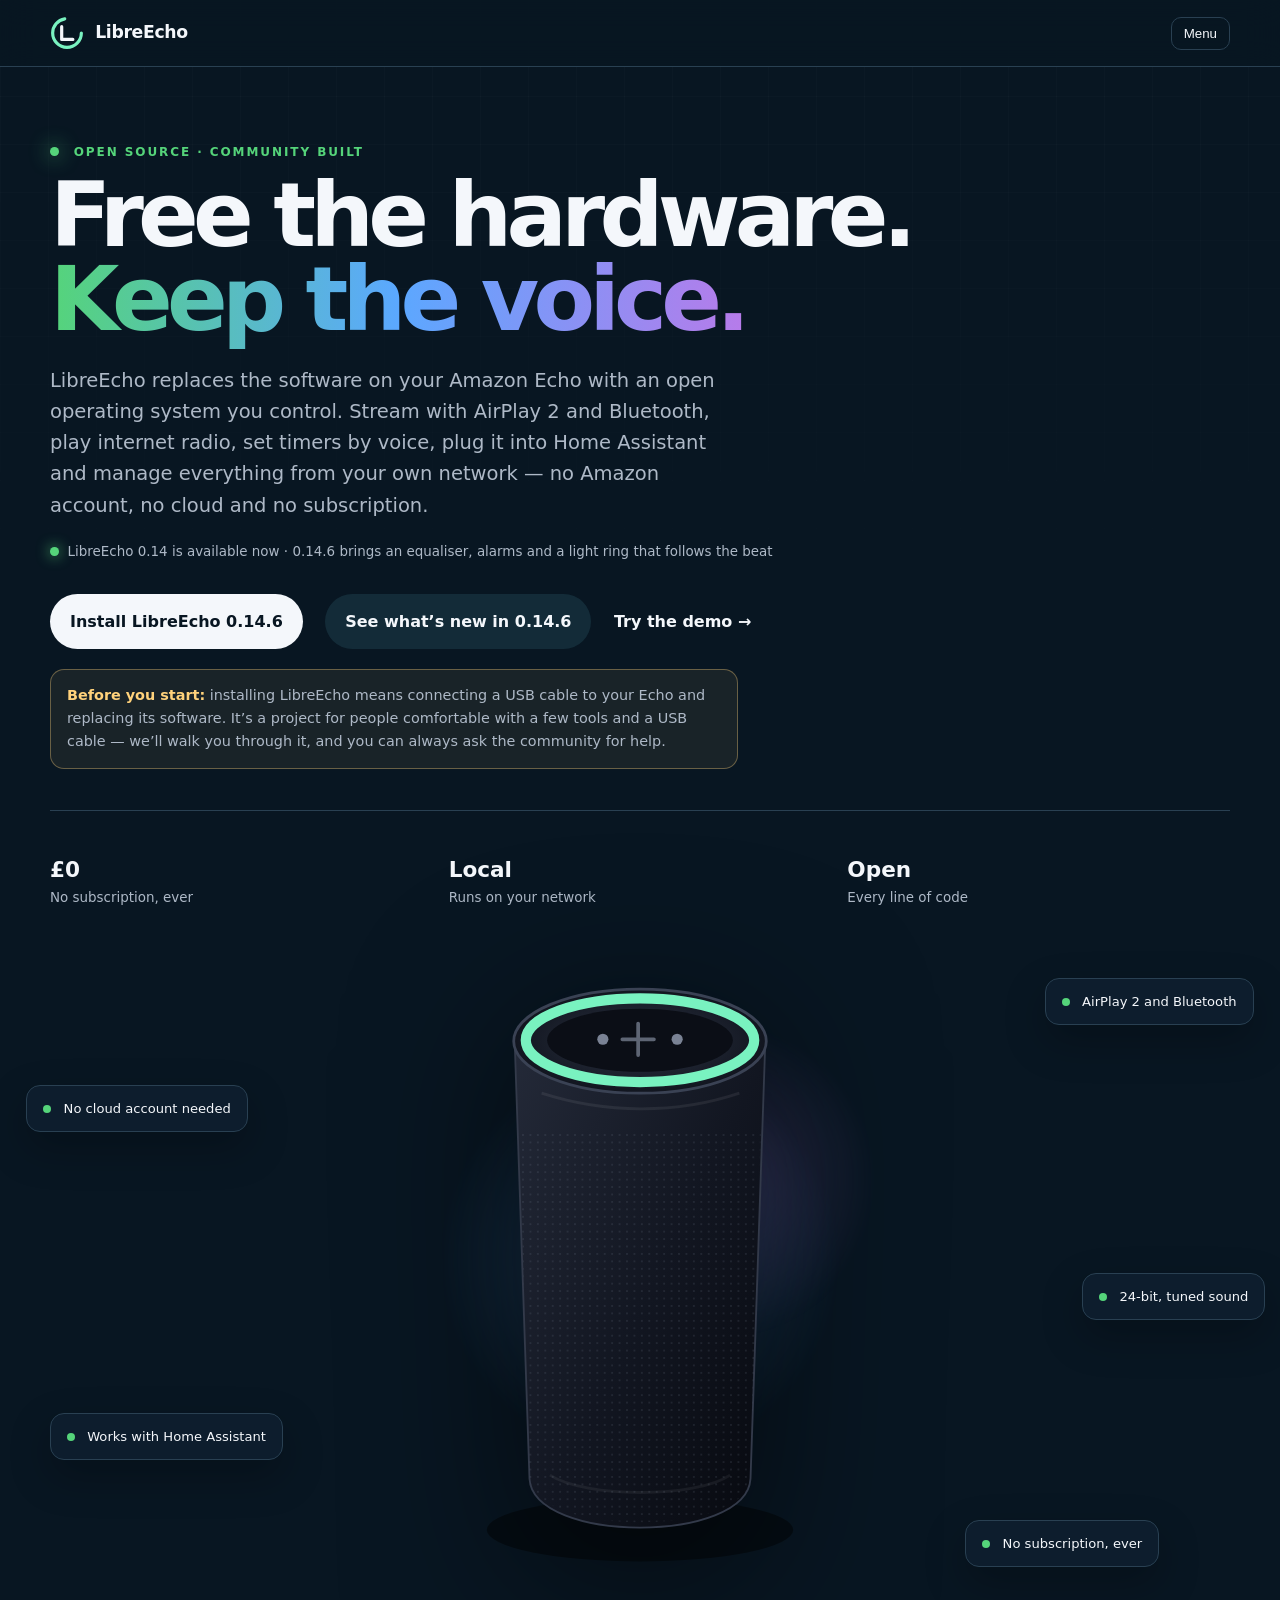
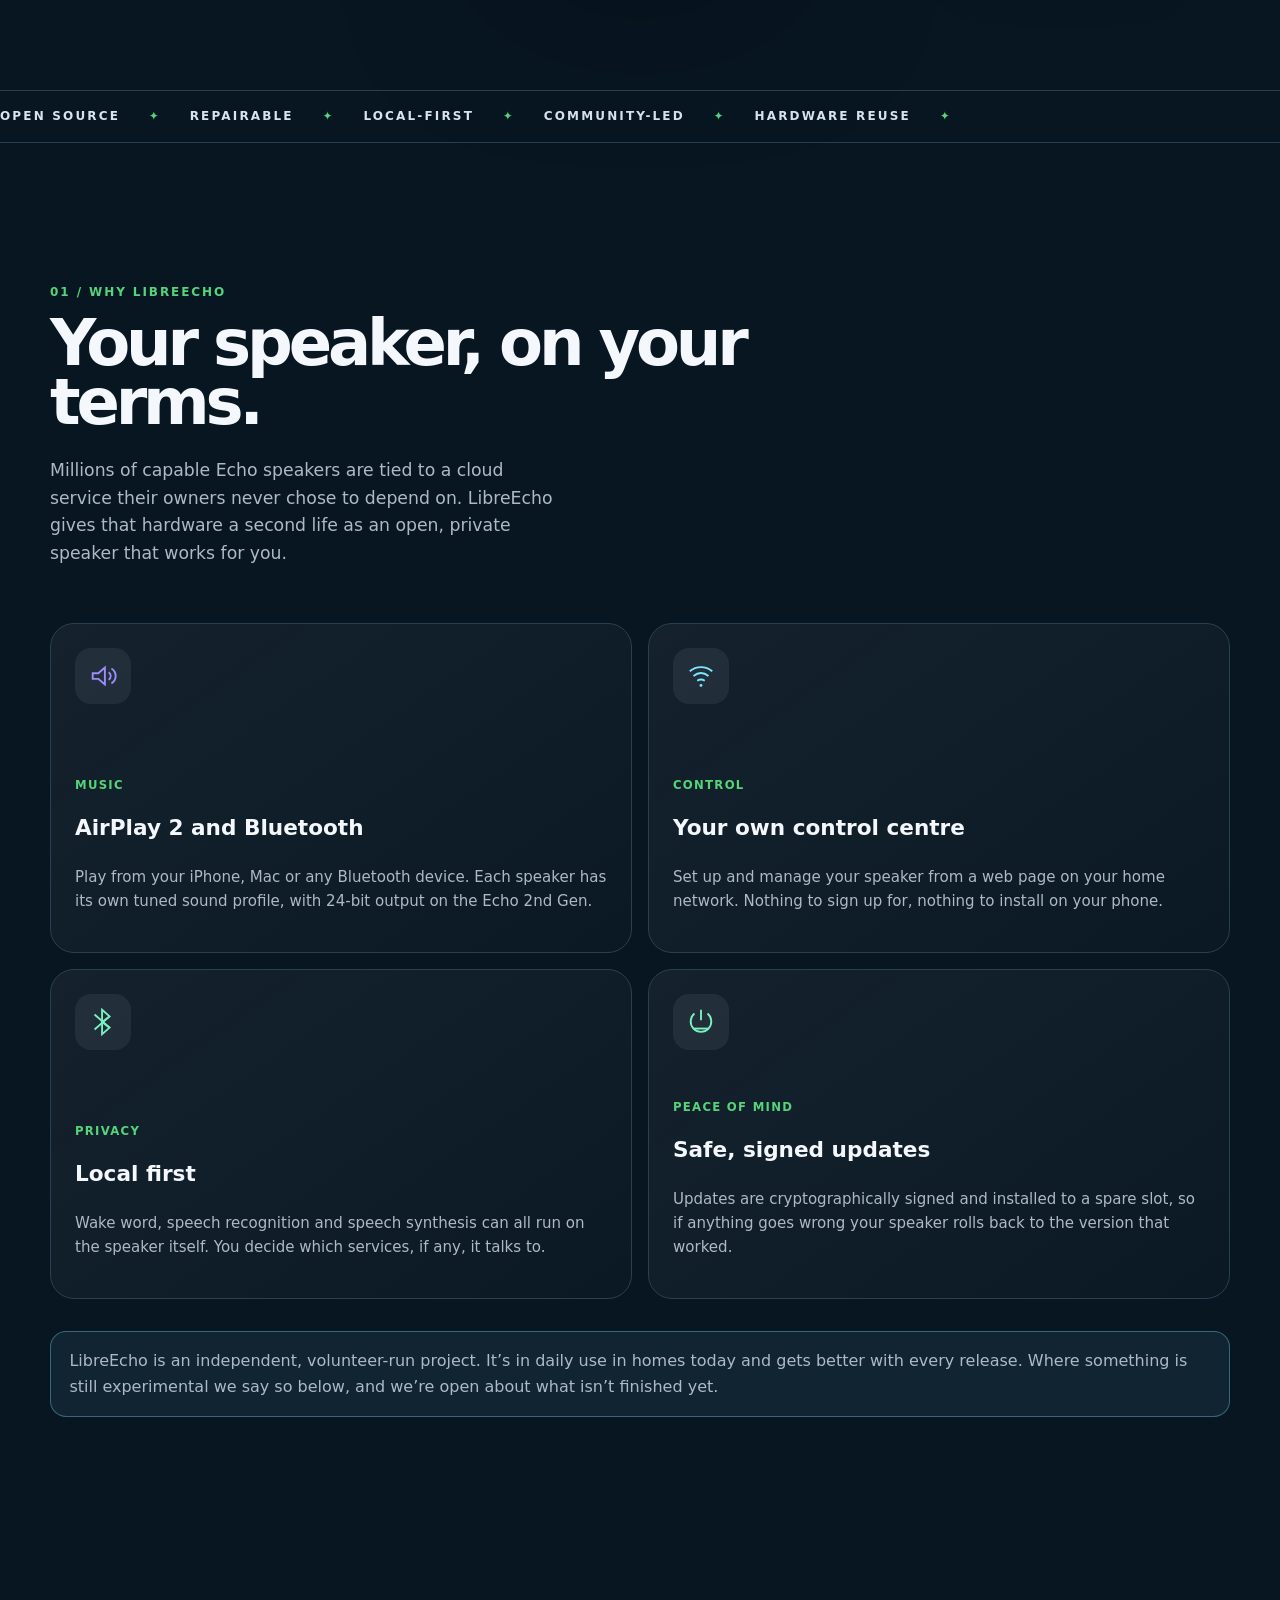
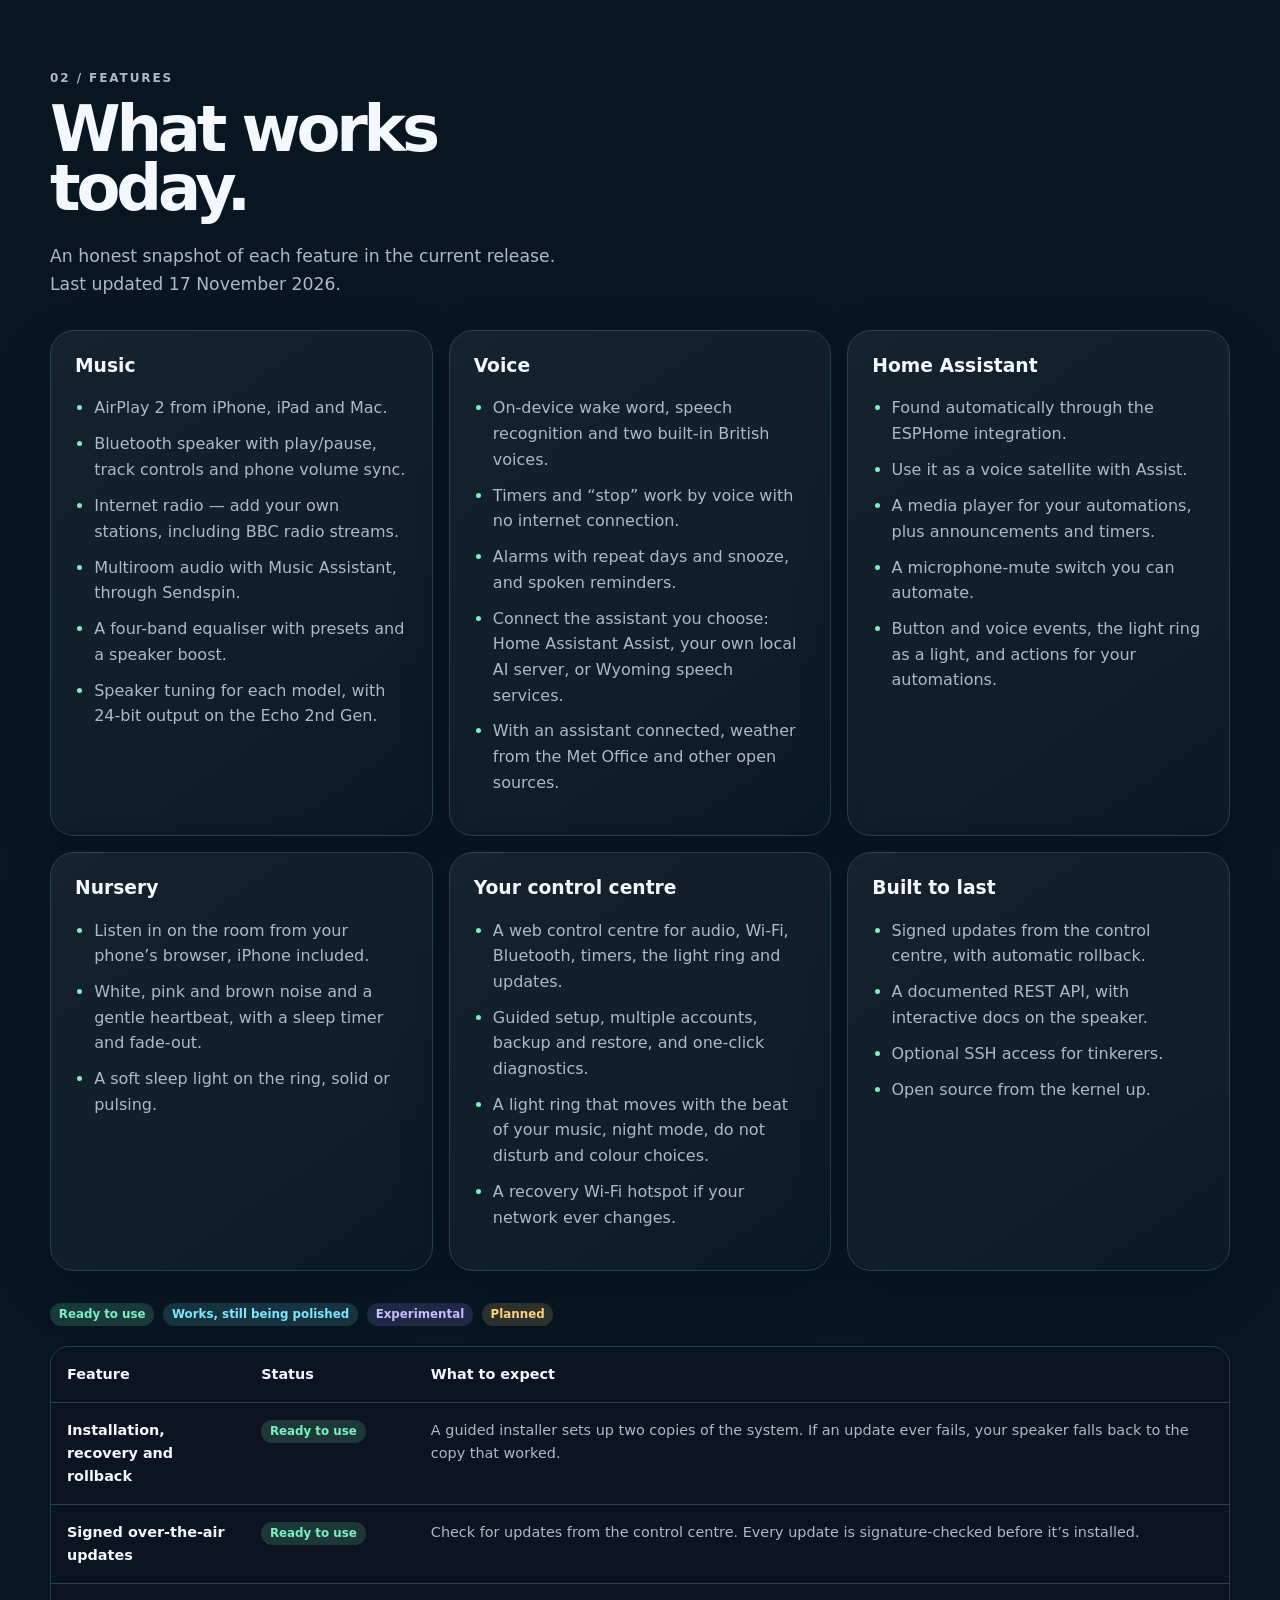
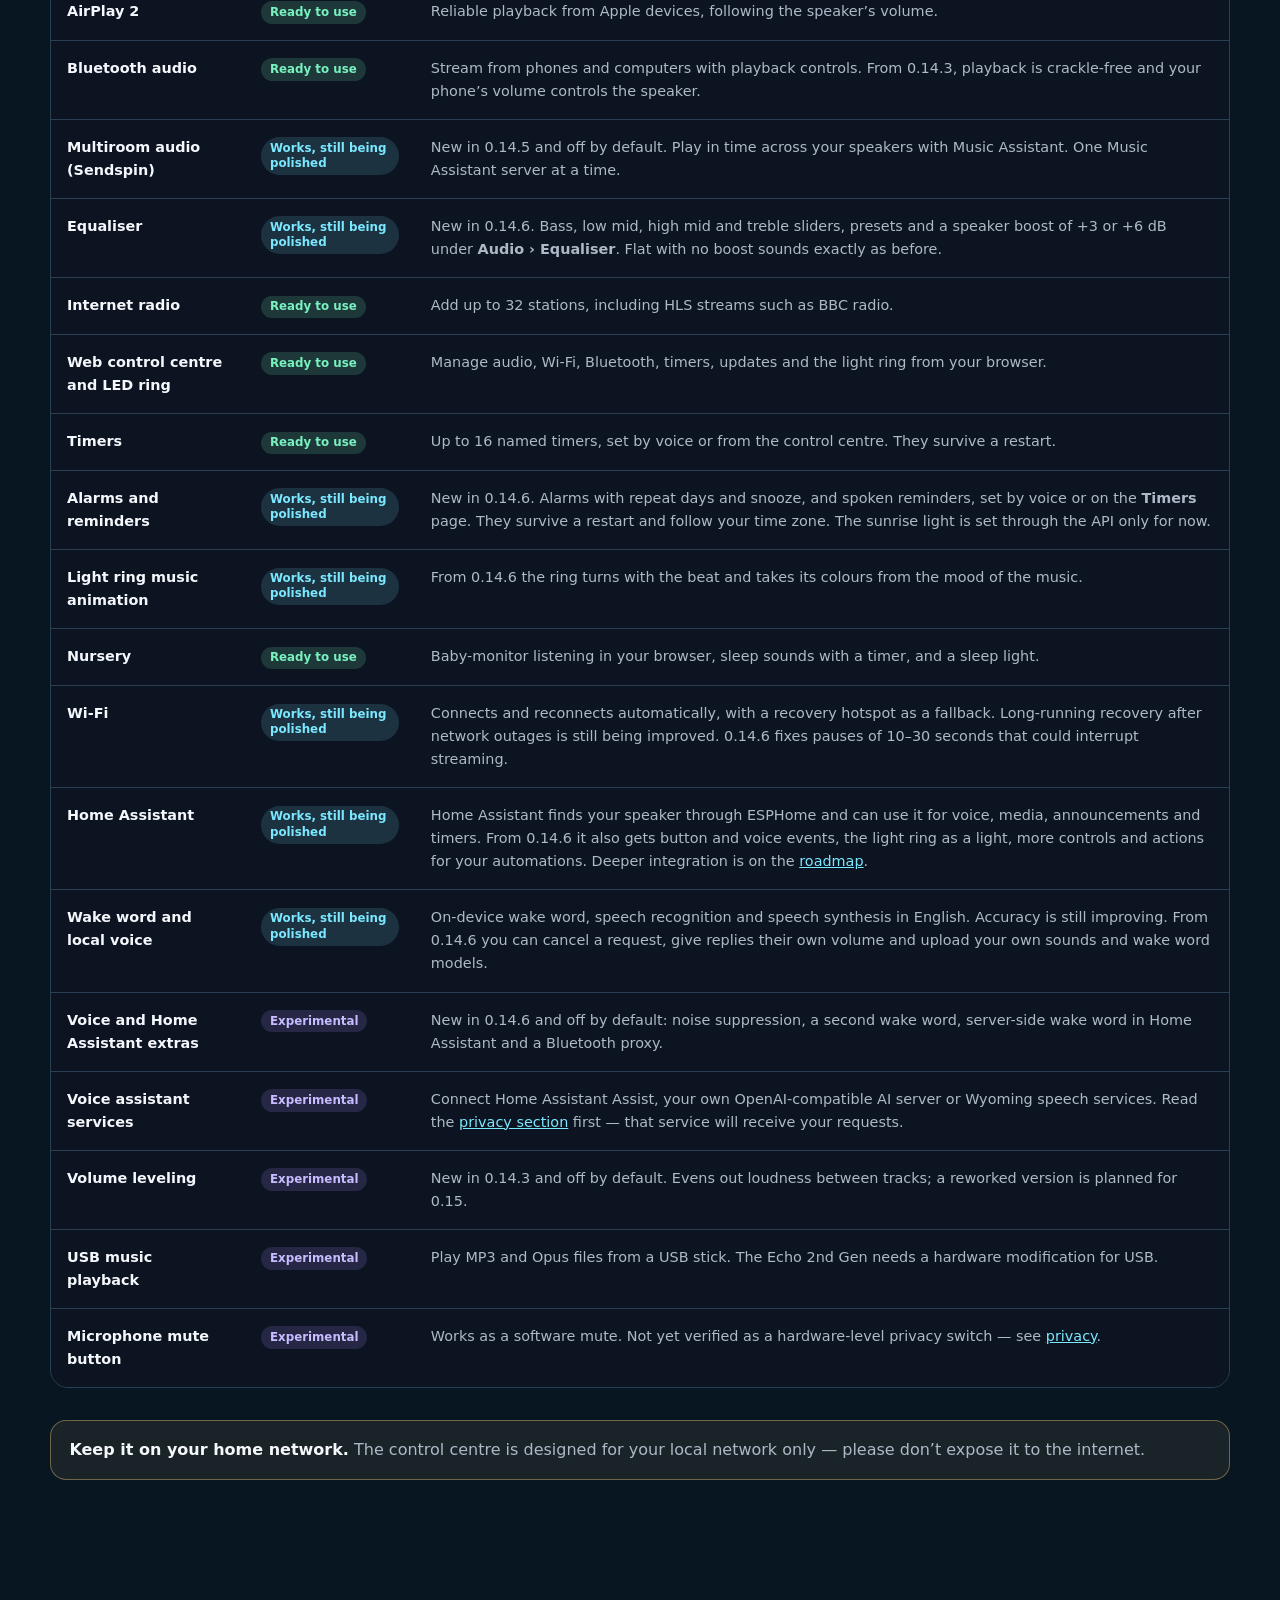
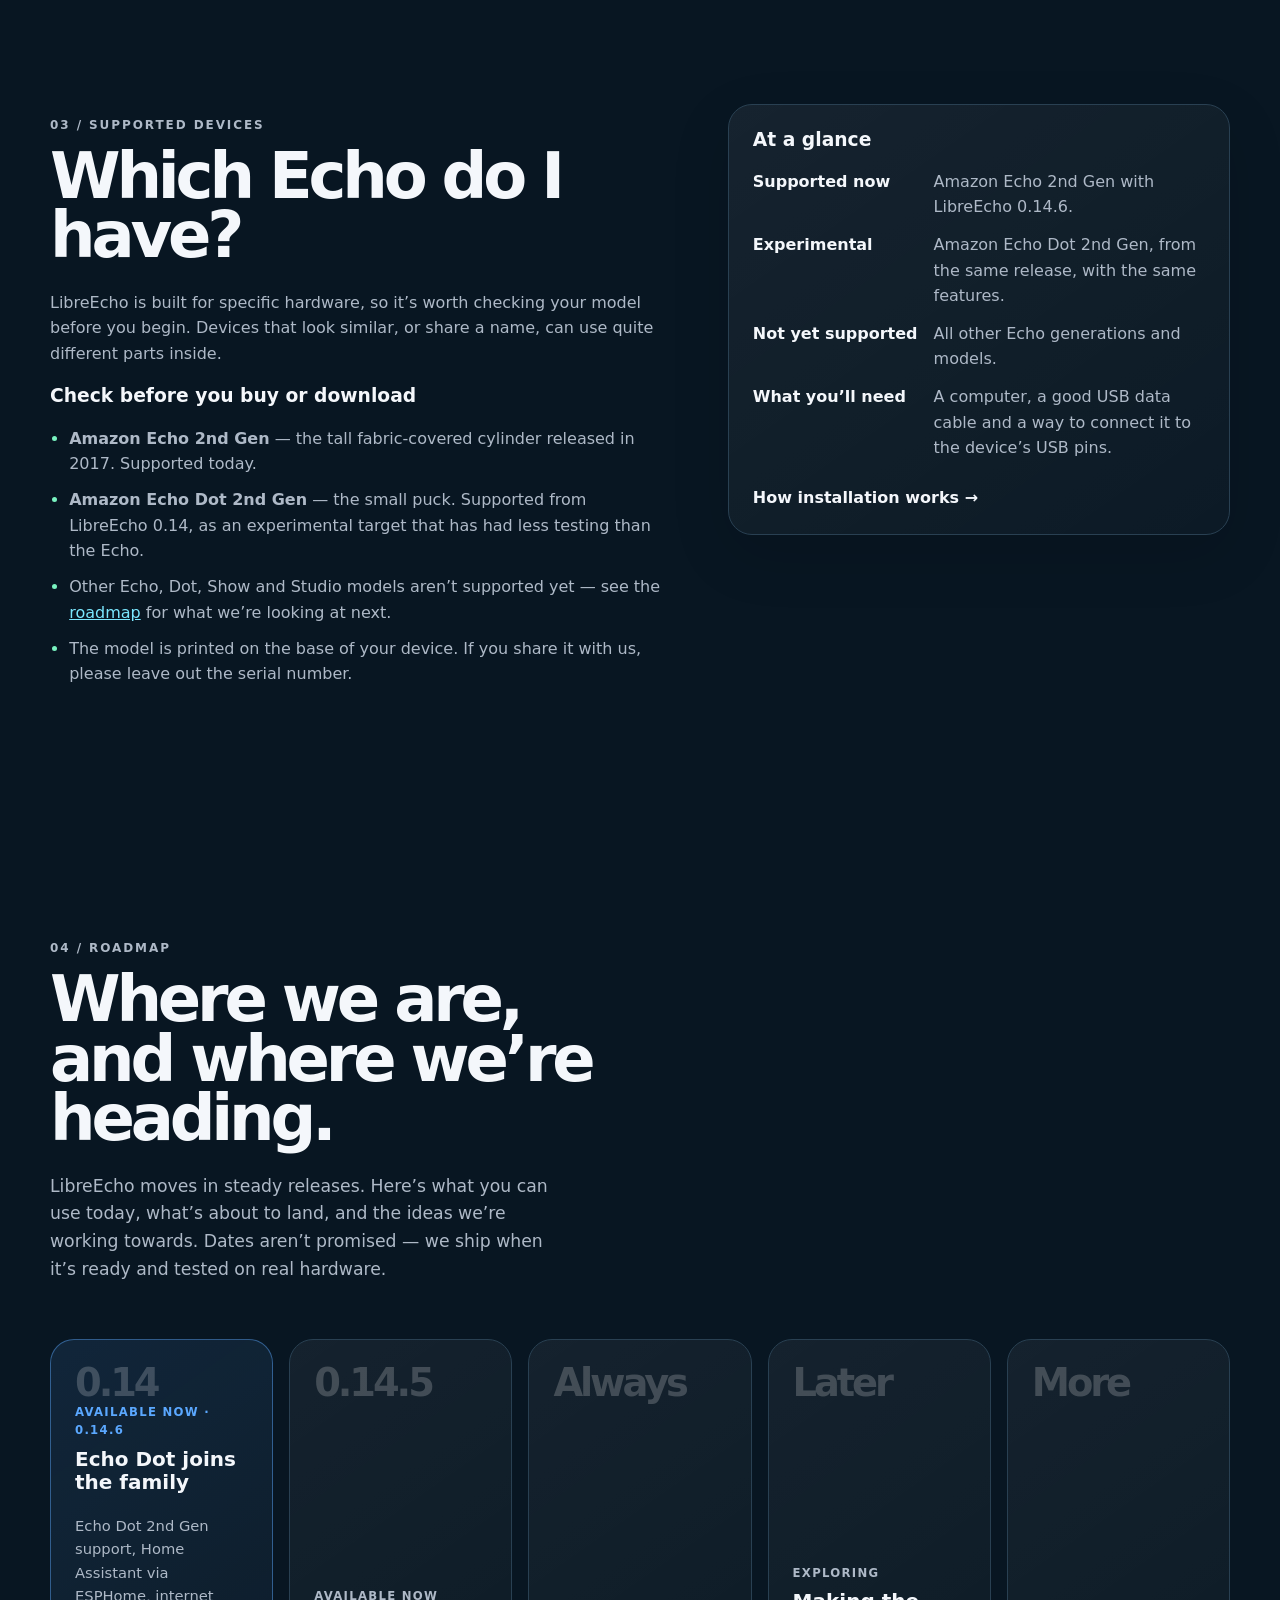
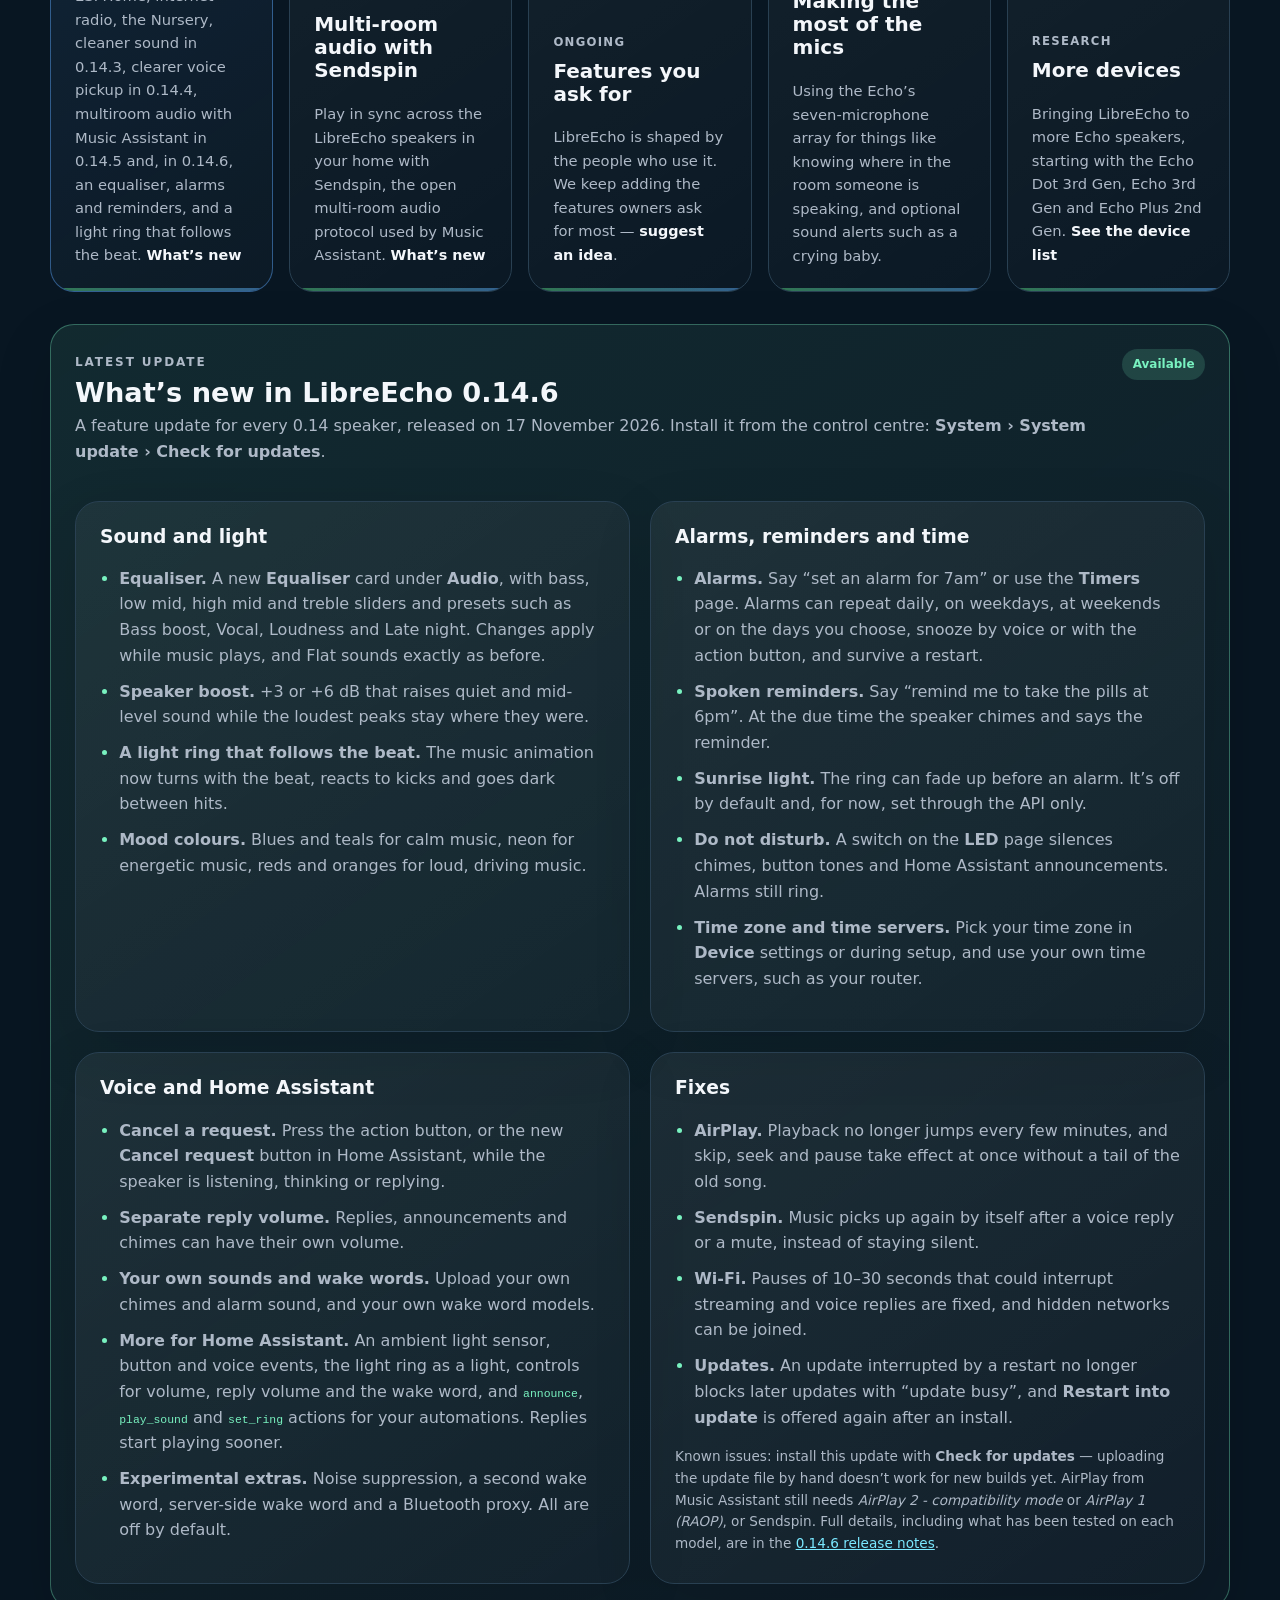
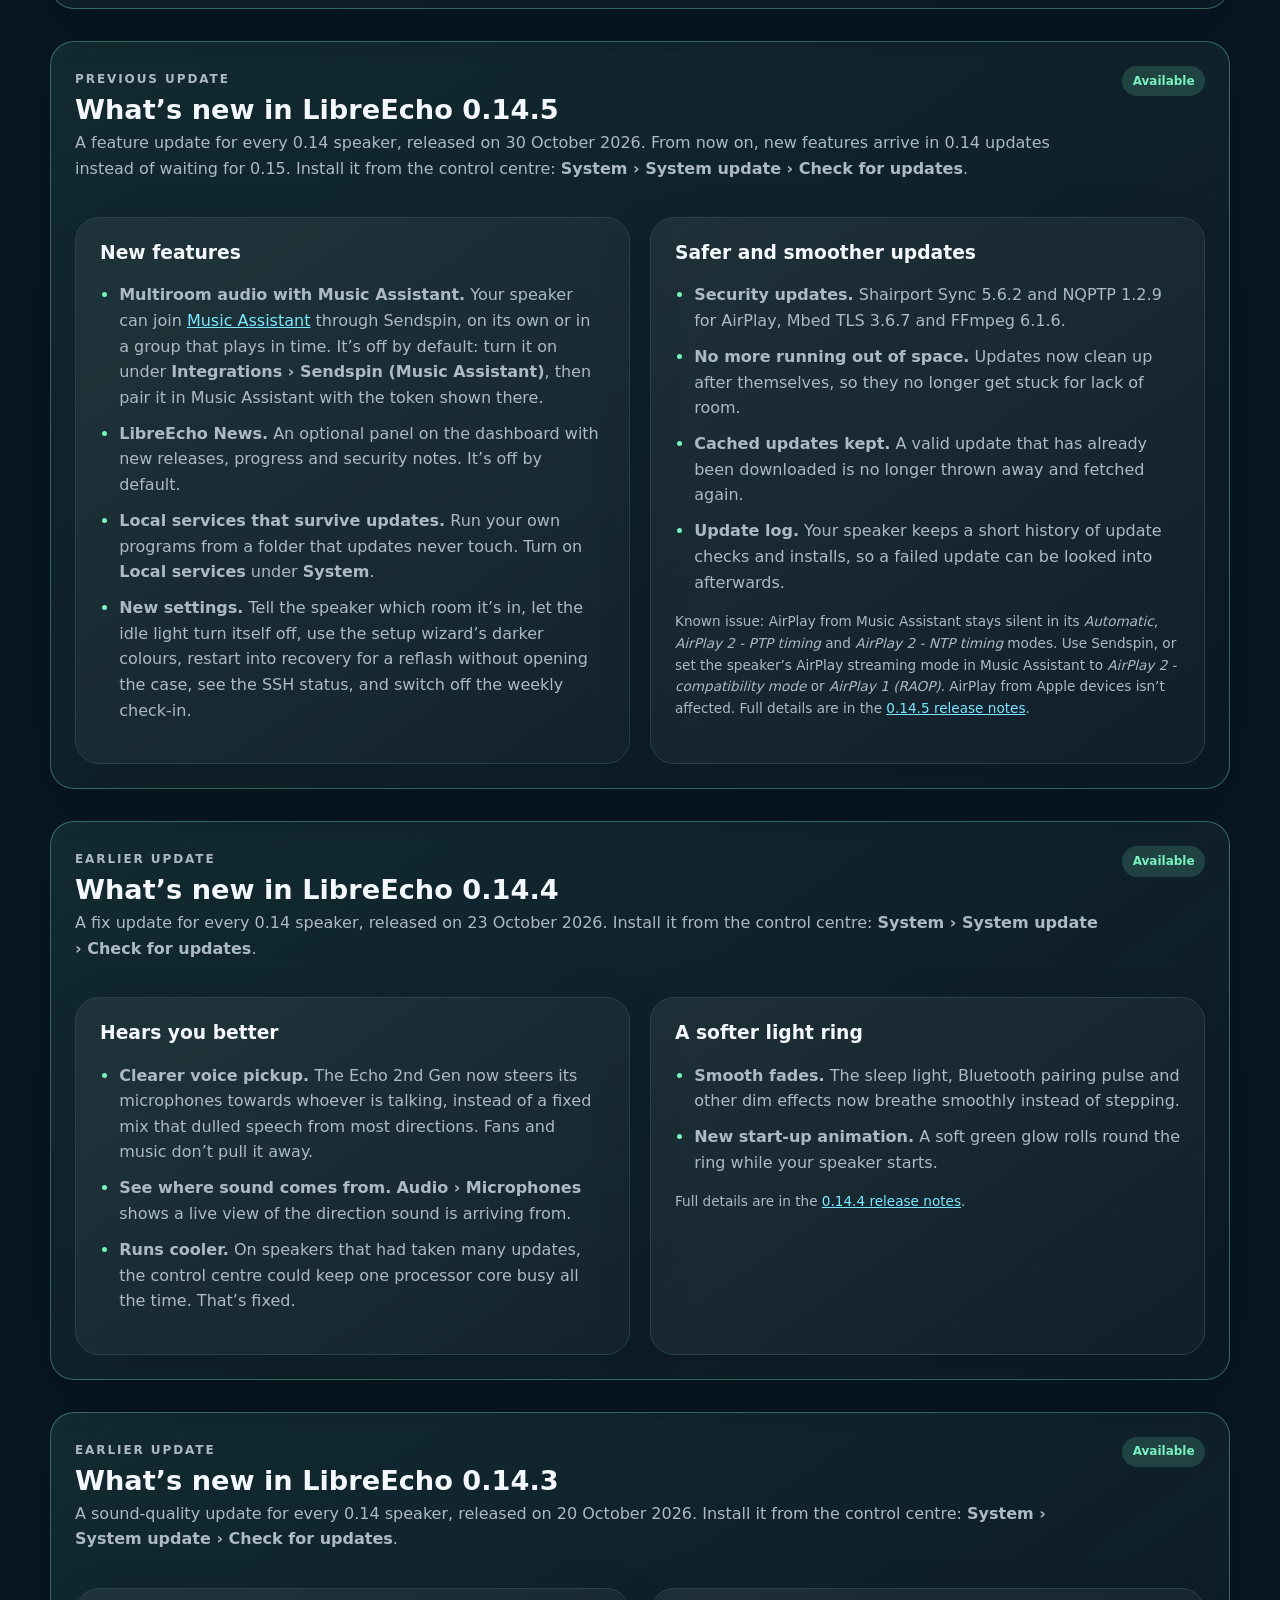
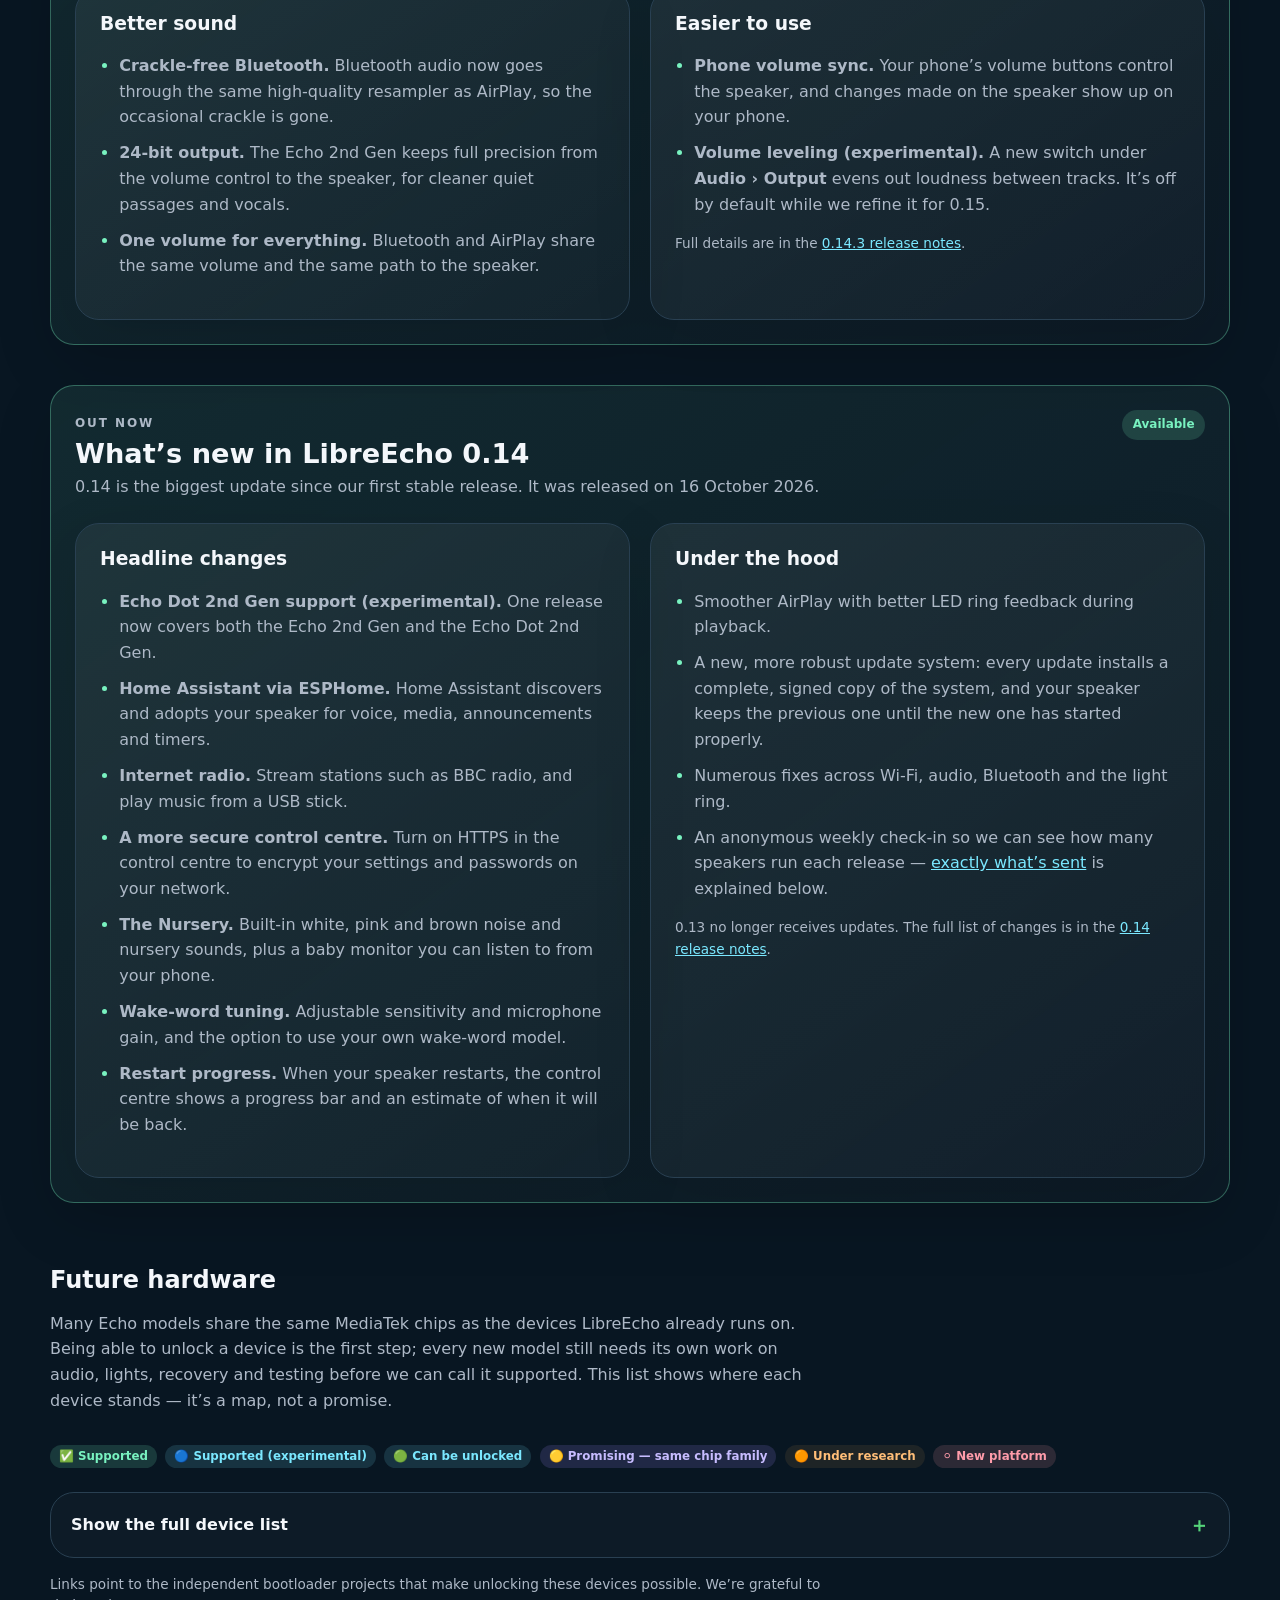
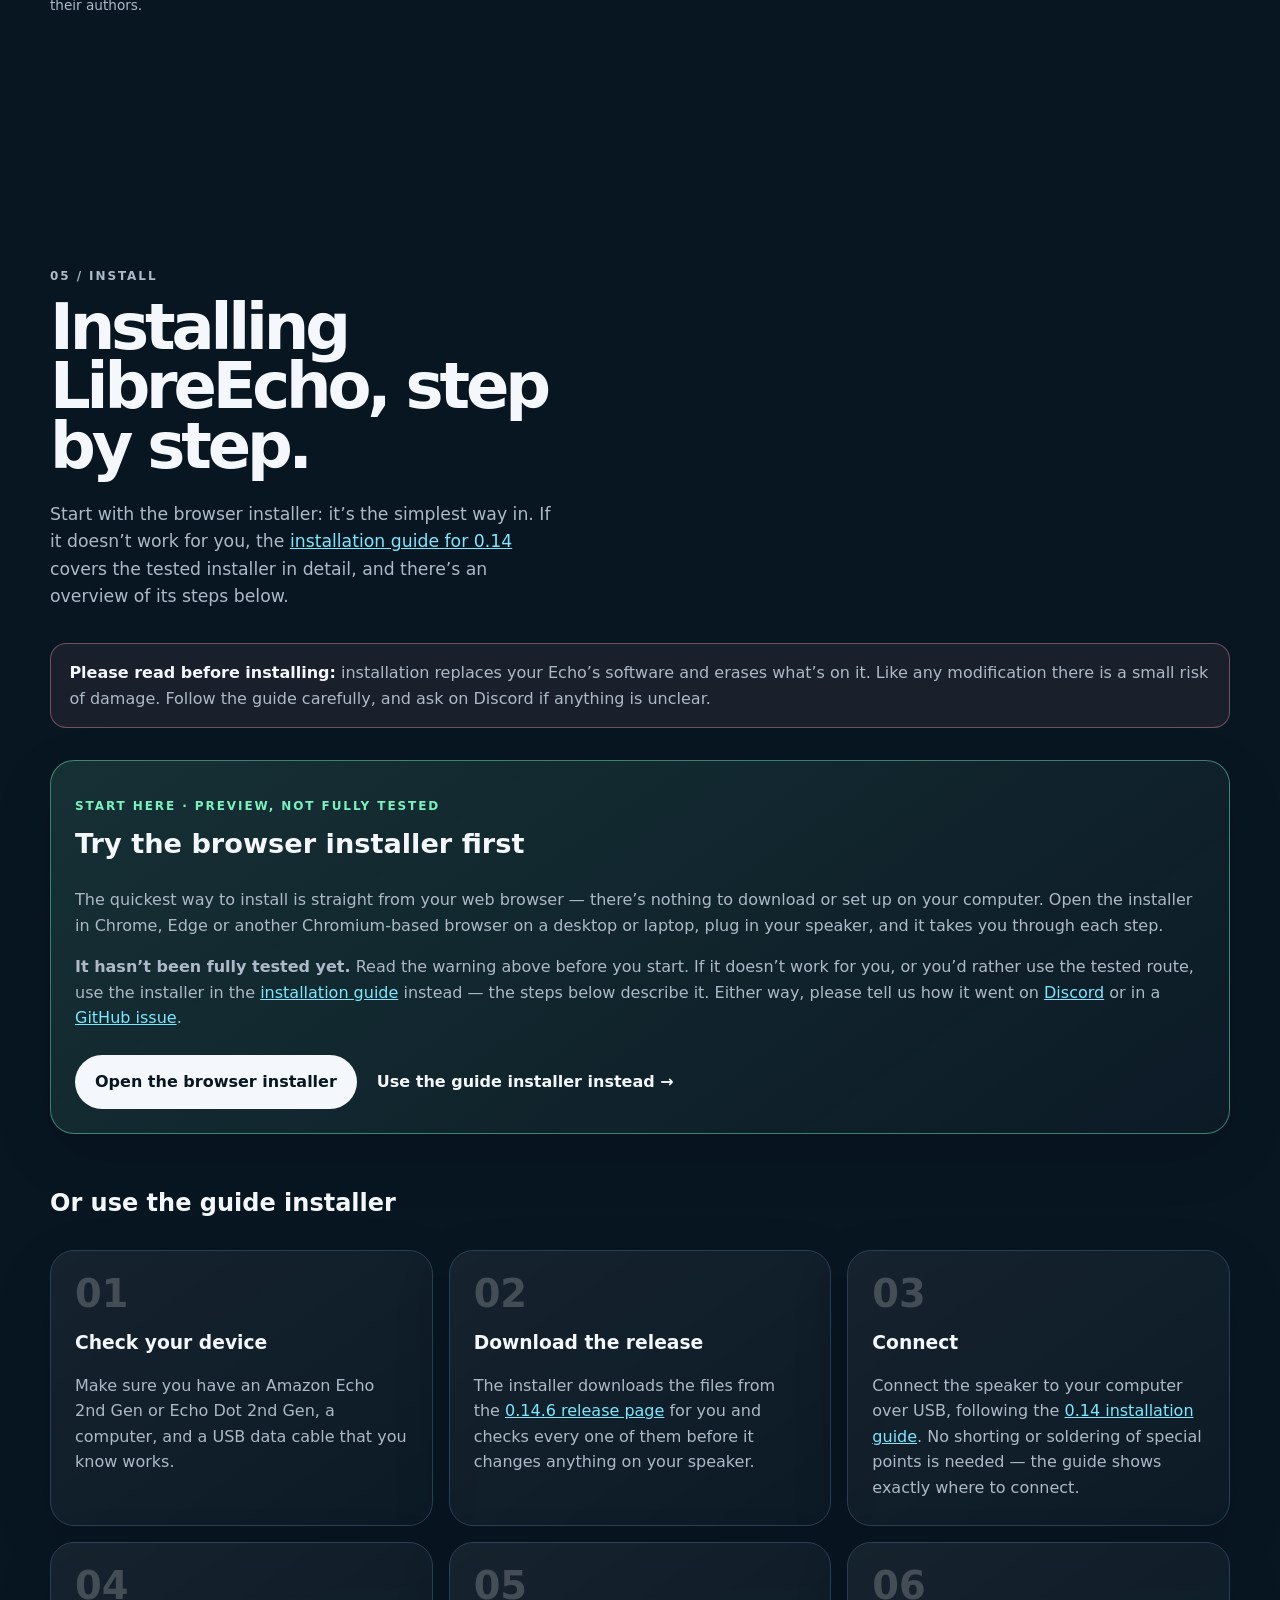
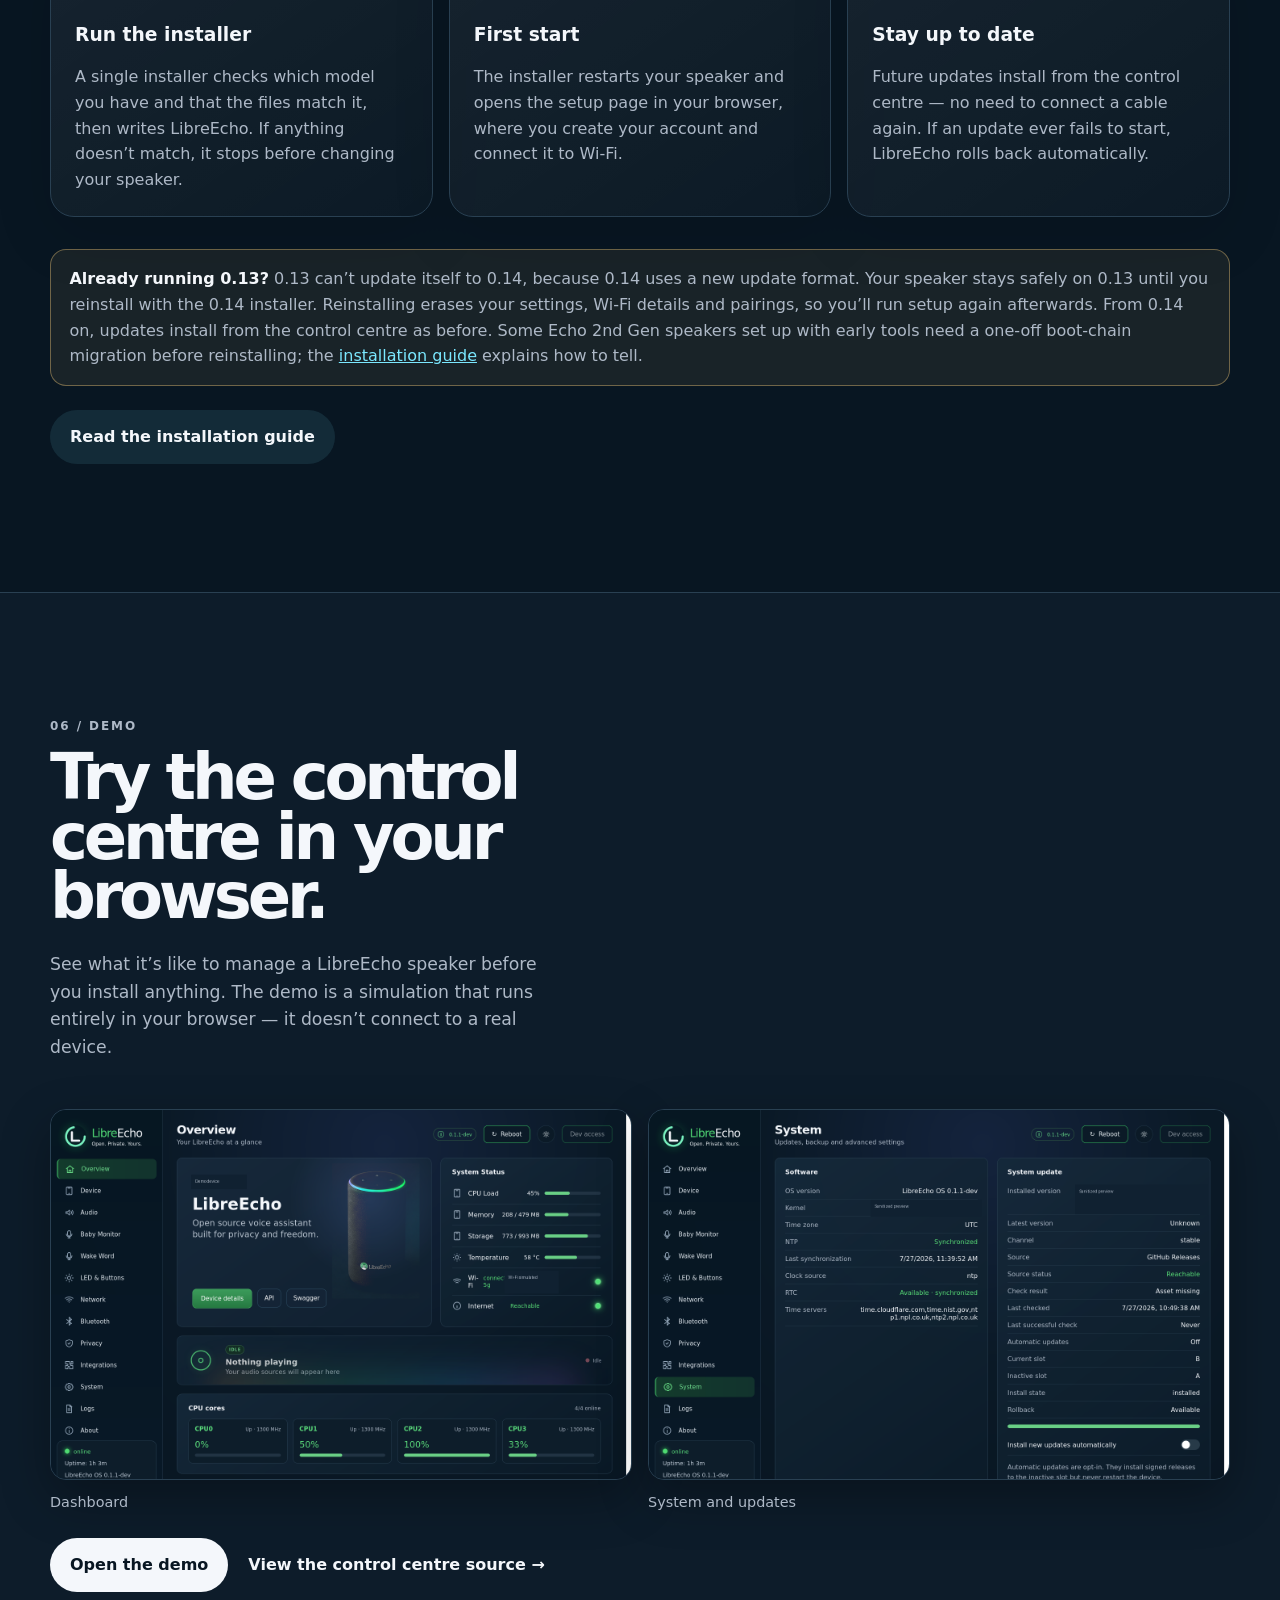
<file: index.html>
<!doctype html>
<html lang="en-GB" class="no-js">
<head>
  <meta charset="utf-8">
  <meta name="viewport" content="width=device-width, initial-scale=1">
  <meta name="description" content="LibreEcho is a free, open-source operating system for the Amazon Echo 2nd Gen and Echo Dot 2nd Gen. No cloud account, no subscription — just a speaker you own.">
  <meta name="theme-color" content="#090b12">
  <meta property="og:title" content="LibreEcho — Free the hardware">
  <meta property="og:description" content="A free, open-source operating system for the Amazon Echo 2nd Gen and Echo Dot 2nd Gen. No cloud account, no subscription — just a speaker you own.">
  <meta property="og:image" content="assets/images/social-card.jpg">
  <title>LibreEcho — Free the hardware</title>
  <link rel="icon" href="assets/images/favicon.svg" type="image/svg+xml">
  <link rel="stylesheet" href="assets/css/site.css">
  <link rel="stylesheet" href="assets/css/roadmap.css">
  <link rel="stylesheet" href="assets/css/control-centre.css">
  <link rel="stylesheet" href="assets/css/docs.css">
</head>
<body>
  <a class="skip-link" href="#main">Skip to content</a>
  <header class="site-header">
    <a class="brand" href="#top" aria-label="LibreEcho home">
      <img src="assets/images/mark.svg" alt="" width="34" height="34">
      <span>LibreEcho</span>
    </a>
    <button class="menu-toggle" type="button" aria-expanded="false" aria-controls="primary-nav">Menu</button>
    <nav id="primary-nav" class="primary-nav" aria-label="Primary navigation">
      <a href="#features">Features</a>
      <a href="#hardware">Devices</a>
      <a href="#roadmap">Roadmap</a>
      <a href="#install">Install</a>
      <a href="#demo">Demo</a>
      <a href="#releases">Downloads</a>
      <a href="#privacy">Privacy</a>
      <a href="#contribute">Get involved</a>
      <a class="button button-small coffee-button" href="https://buymeacoffee.com/libreecho" target="_blank" rel="noopener">Buy me a beer 🍺</a>
      <a class="button button-small" href="#security">Support</a>
      <a class="button button-small" href="https://github.com/aslater3/LibreEcho" data-repo-link>GitHub</a>
    </nav>
  </header>

  <main id="main">
    <section id="top" class="hero section-shell">
      <div class="hero-copy">
        <p class="eyebrow"><span class="pulse"></span> Open source · Community built</p>
        <h1>Free the hardware.<br><span>Keep the voice.</span></h1>
        <p class="hero-lead">LibreEcho replaces the software on your Amazon Echo with an open operating system you control. Stream with AirPlay 2 and Bluetooth, play internet radio, set timers by voice, plug it into Home Assistant and manage everything from your own network — no Amazon account, no cloud and no subscription.</p>
        <p class="status-note"><span class="status-dot"></span>LibreEcho 0.14 is available now · 0.14.6 brings an equaliser, alarms and a light ring that follows the beat</p>
        <div class="hero-actions">
          <a class="button" href="#install">Install LibreEcho 0.14.6</a>
          <a class="button button-secondary" href="#release-0146">See what’s new in 0.14.6</a>
          <a class="text-link" href="#demo">Try the demo <span aria-hidden="true">→</span></a>
        </div>
        <p class="hero-warning"><strong>Before you start:</strong> installing LibreEcho means connecting a USB cable to your Echo and replacing its software. It’s a project for people comfortable with a few tools and a USB cable — we’ll walk you through it, and you can always ask the community for help.</p>
        <ul class="hero-stats" aria-label="Project highlights">
          <li><strong>£0</strong><span>No subscription, ever</span></li>
          <li><strong>Local</strong><span>Runs on your network</span></li>
          <li><strong>Open</strong><span>Every line of code</span></li>
        </ul>
      </div>
      <div class="hero-art" aria-label="Stylised LibreEcho speaker illustration">
        <div class="orb orb-one"></div>
        <div class="orb orb-two"></div>
        <img src="assets/images/echo-hero.svg" alt="A stylised tall smart speaker with an illuminated open-source ring">
        <div class="status-card status-card-top"><span></span> AirPlay 2 and Bluetooth</div>
        <div class="status-card status-card-topleft"><span></span> No cloud account needed</div>
        <div class="status-card status-card-midright"><span></span> 24-bit, tuned sound</div>
        <div class="status-card status-card-bottom"><span></span> Works with Home Assistant</div>
        <div class="status-card status-card-bottomright"><span></span> No subscription, ever</div>
      </div>
    </section>

    <section class="ticker" aria-label="Project principles">
      <div>OPEN SOURCE <span>✦</span> REPAIRABLE <span>✦</span> LOCAL-FIRST <span>✦</span> COMMUNITY-LED <span>✦</span> HARDWARE REUSE <span>✦</span></div>
    </section>

    <section id="progress" class="section-shell progress-section">
      <div class="section-heading">
        <div>
          <p class="section-label">01 / Why LibreEcho</p>
          <h2>Your speaker, on your terms.</h2>
        </div>
        <p>Millions of capable Echo speakers are tied to a cloud service their owners never chose to depend on. LibreEcho gives that hardware a second life as an open, private speaker that works for you.</p>
      </div>
      <div class="progress-grid">
        <article class="progress-card complete"><div class="card-icon"><img src="assets/images/icon-audio.svg" alt=""></div><p class="state">Music</p><h3>AirPlay 2 and Bluetooth</h3><p>Play from your iPhone, Mac or any Bluetooth device. Each speaker has its own tuned sound profile, with 24-bit output on the Echo 2nd Gen.</p></article>
        <article class="progress-card complete"><div class="card-icon"><img src="assets/images/icon-wifi.svg" alt=""></div><p class="state">Control</p><h3>Your own control centre</h3><p>Set up and manage your speaker from a web page on your home network. Nothing to sign up for, nothing to install on your phone.</p></article>
        <article class="progress-card complete"><div class="card-icon"><img src="assets/images/icon-bluetooth.svg" alt=""></div><p class="state">Privacy</p><h3>Local first</h3><p>Wake word, speech recognition and speech synthesis can all run on the speaker itself. You decide which services, if any, it talks to.</p></article>
        <article class="progress-card complete"><div class="card-icon"><img src="assets/images/icon-boot.svg" alt=""></div><p class="state">Peace of mind</p><h3>Safe, signed updates</h3><p>Updates are cryptographically signed and installed to a spare slot, so if anything goes wrong your speaker rolls back to the version that worked.</p></article>
      </div>
      <div class="callout callout-info">LibreEcho is an independent, volunteer-run project. It’s in daily use in homes today and gets better with every release. Where something is still experimental we say so below, and we’re open about what isn’t finished yet.</div>
    </section>

    <section id="features" class="section-shell doc-section">
      <div class="section-heading"><div><p class="section-label">02 / Features</p><h2>What works today.</h2></div><p>An honest snapshot of each feature in the current release. Last updated <time datetime="2026-11-17">17 November 2026</time>.</p></div>
      <div class="tester-grid" aria-label="What LibreEcho does">
        <article class="doc-card"><h3>Music</h3><ul class="check-list"><li>AirPlay 2 from iPhone, iPad and Mac.</li><li>Bluetooth speaker with play/pause, track controls and phone volume sync.</li><li>Internet radio — add your own stations, including BBC radio streams.</li><li>Multiroom audio with Music Assistant, through Sendspin.</li><li>A four-band equaliser with presets and a speaker boost.</li><li>Speaker tuning for each model, with 24-bit output on the Echo 2nd Gen.</li></ul></article>
        <article class="doc-card"><h3>Voice</h3><ul class="check-list"><li>On-device wake word, speech recognition and two built-in British voices.</li><li>Timers and “stop” work by voice with no internet connection.</li><li>Alarms with repeat days and snooze, and spoken reminders.</li><li>Connect the assistant you choose: Home Assistant Assist, your own local AI server, or Wyoming speech services.</li><li>With an assistant connected, weather from the Met Office and other open sources.</li></ul></article>
        <article class="doc-card"><h3>Home Assistant</h3><ul class="check-list"><li>Found automatically through the ESPHome integration.</li><li>Use it as a voice satellite with Assist.</li><li>A media player for your automations, plus announcements and timers.</li><li>A microphone-mute switch you can automate.</li><li>Button and voice events, the light ring as a light, and actions for your automations.</li></ul></article>
        <article class="doc-card"><h3>Nursery</h3><ul class="check-list"><li>Listen in on the room from your phone’s browser, iPhone included.</li><li>White, pink and brown noise and a gentle heartbeat, with a sleep timer and fade-out.</li><li>A soft sleep light on the ring, solid or pulsing.</li></ul></article>
        <article class="doc-card"><h3>Your control centre</h3><ul class="check-list"><li>A web control centre for audio, Wi-Fi, Bluetooth, timers, the light ring and updates.</li><li>Guided setup, multiple accounts, backup and restore, and one-click diagnostics.</li><li>A light ring that moves with the beat of your music, night mode, do not disturb and colour choices.</li><li>A recovery Wi-Fi hotspot if your network ever changes.</li></ul></article>
        <article class="doc-card"><h3>Built to last</h3><ul class="check-list"><li>Signed updates from the control centre, with automatic rollback.</li><li>A documented REST API, with interactive docs on the speaker.</li><li>Optional SSH access for tinkerers.</li><li>Open source from the kernel up.</li></ul></article>
      </div>
      <div class="status-legend" aria-label="Feature status legend"><span class="status-beta">Ready to use</span><span class="status-hardening">Works, still being polished</span><span class="status-experimental">Experimental</span><span class="status-planned">Planned</span></div>
      <div class="table-wrap"><table class="feature-table"><caption class="sr-only">LibreEcho feature status as of 17 November 2026</caption><thead><tr><th scope="col">Feature</th><th scope="col">Status</th><th scope="col">What to expect</th></tr></thead><tbody>
        <tr><th scope="row">Installation, recovery and rollback</th><td><span class="status-beta">Ready to use</span></td><td>A guided installer sets up two copies of the system. If an update ever fails, your speaker falls back to the copy that worked.</td></tr>
        <tr><th scope="row">Signed over-the-air updates</th><td><span class="status-beta">Ready to use</span></td><td>Check for updates from the control centre. Every update is signature-checked before it’s installed.</td></tr>
        <tr><th scope="row">AirPlay 2</th><td><span class="status-beta">Ready to use</span></td><td>Reliable playback from Apple devices, following the speaker’s volume.</td></tr>
        <tr><th scope="row">Bluetooth audio</th><td><span class="status-beta">Ready to use</span></td><td>Stream from phones and computers with playback controls. From 0.14.3, playback is crackle-free and your phone’s volume controls the speaker.</td></tr>
        <tr><th scope="row">Multiroom audio (Sendspin)</th><td><span class="status-hardening">Works, still being polished</span></td><td>New in 0.14.5 and off by default. Play in time across your speakers with Music Assistant. One Music Assistant server at a time.</td></tr>
        <tr><th scope="row">Equaliser</th><td><span class="status-hardening">Works, still being polished</span></td><td>New in 0.14.6. Bass, low mid, high mid and treble sliders, presets and a speaker boost of +3 or +6 dB under <strong>Audio › Equaliser</strong>. Flat with no boost sounds exactly as before.</td></tr>
        <tr><th scope="row">Internet radio</th><td><span class="status-beta">Ready to use</span></td><td>Add up to 32 stations, including HLS streams such as BBC radio.</td></tr>
        <tr><th scope="row">Web control centre and LED ring</th><td><span class="status-beta">Ready to use</span></td><td>Manage audio, Wi-Fi, Bluetooth, timers, updates and the light ring from your browser.</td></tr>
        <tr><th scope="row">Timers</th><td><span class="status-beta">Ready to use</span></td><td>Up to 16 named timers, set by voice or from the control centre. They survive a restart.</td></tr>
        <tr><th scope="row">Alarms and reminders</th><td><span class="status-hardening">Works, still being polished</span></td><td>New in 0.14.6. Alarms with repeat days and snooze, and spoken reminders, set by voice or on the <strong>Timers</strong> page. They survive a restart and follow your time zone. The sunrise light is set through the API only for now.</td></tr>
        <tr><th scope="row">Light ring music animation</th><td><span class="status-hardening">Works, still being polished</span></td><td>From 0.14.6 the ring turns with the beat and takes its colours from the mood of the music.</td></tr>
        <tr><th scope="row">Nursery</th><td><span class="status-beta">Ready to use</span></td><td>Baby-monitor listening in your browser, sleep sounds with a timer, and a sleep light.</td></tr>
        <tr><th scope="row">Wi-Fi</th><td><span class="status-hardening">Works, still being polished</span></td><td>Connects and reconnects automatically, with a recovery hotspot as a fallback. Long-running recovery after network outages is still being improved. 0.14.6 fixes pauses of 10–30 seconds that could interrupt streaming.</td></tr>
        <tr><th scope="row">Home Assistant</th><td><span class="status-hardening">Works, still being polished</span></td><td>Home Assistant finds your speaker through ESPHome and can use it for voice, media, announcements and timers. From 0.14.6 it also gets button and voice events, the light ring as a light, more controls and actions for your automations. Deeper integration is on the <a href="#roadmap">roadmap</a>.</td></tr>
        <tr><th scope="row">Wake word and local voice</th><td><span class="status-hardening">Works, still being polished</span></td><td>On-device wake word, speech recognition and speech synthesis in English. Accuracy is still improving. From 0.14.6 you can cancel a request, give replies their own volume and upload your own sounds and wake word models.</td></tr>
        <tr><th scope="row">Voice and Home Assistant extras</th><td><span class="status-experimental">Experimental</span></td><td>New in 0.14.6 and off by default: noise suppression, a second wake word, server-side wake word in Home Assistant and a Bluetooth proxy.</td></tr>
        <tr><th scope="row">Voice assistant services</th><td><span class="status-experimental">Experimental</span></td><td>Connect Home Assistant Assist, your own OpenAI-compatible AI server or Wyoming speech services. Read the <a href="#privacy">privacy section</a> first — that service will receive your requests.</td></tr>
        <tr><th scope="row">Volume leveling</th><td><span class="status-experimental">Experimental</span></td><td>New in 0.14.3 and off by default. Evens out loudness between tracks; a reworked version is planned for 0.15.</td></tr>
        <tr><th scope="row">USB music playback</th><td><span class="status-experimental">Experimental</span></td><td>Play MP3 and Opus files from a USB stick. The Echo 2nd Gen needs a hardware modification for USB.</td></tr>
        <tr><th scope="row">Microphone mute button</th><td><span class="status-experimental">Experimental</span></td><td>Works as a software mute. Not yet verified as a hardware-level privacy switch — see <a href="#privacy">privacy</a>.</td></tr>
      </tbody></table></div>
      <div class="callout callout-warning"><strong>Keep it on your home network.</strong> The control centre is designed for your local network only — please don’t expose it to the internet.</div>
    </section>

    <section id="hardware" class="section-shell doc-section split-doc">
      <div><p class="section-label">03 / Supported devices</p><h2>Which Echo do I have?</h2><p>LibreEcho is built for specific hardware, so it’s worth checking your model before you begin. Devices that look similar, or share a name, can use quite different parts inside.</p><h3>Check before you buy or download</h3><ul class="check-list"><li><strong>Amazon Echo 2nd Gen</strong> — the tall fabric-covered cylinder released in 2017. Supported today.</li><li><strong>Amazon Echo Dot 2nd Gen</strong> — the small puck. Supported from LibreEcho 0.14, as an experimental target that has had less testing than the Echo.</li><li>Other Echo, Dot, Show and Studio models aren’t supported yet — see the <a href="#roadmap">roadmap</a> for what we’re looking at next.</li><li>The model is printed on the base of your device. If you share it with us, please leave out the serial number.</li></ul></div>
      <div class="doc-card"><h3>At a glance</h3><dl class="definition-list"><dt>Supported now</dt><dd>Amazon Echo 2nd Gen with LibreEcho 0.14.6.</dd><dt>Experimental</dt><dd>Amazon Echo Dot 2nd Gen, from the same release, with the same features.</dd><dt>Not yet supported</dt><dd>All other Echo generations and models.</dd><dt>What you’ll need</dt><dd>A computer, a good USB data cable and a way to connect it to the device’s USB pins.</dd></dl><a class="text-link" href="#install">How installation works <span aria-hidden="true">→</span></a></div>
    </section>

    <section id="roadmap" class="section-shell doc-section roadmap-section">
      <div class="section-heading"><div><p class="section-label">04 / Roadmap</p><h2>Where we are, and where we’re heading.</h2></div><p>LibreEcho moves in steady releases. Here’s what you can use today, what’s about to land, and the ideas we’re working towards. Dates aren’t promised — we ship when it’s ready and tested on real hardware.</p></div>
      <div class="roadmap-grid">
        <article class="roadmap-card active"><span class="roadmap-number">0.14</span><p class="state">Available now · 0.14.6</p><h3>Echo Dot joins the family</h3><p>Echo Dot 2nd Gen support, Home Assistant via ESPHome, internet radio, the Nursery, cleaner sound in 0.14.3, clearer voice pickup in 0.14.4, multiroom audio with Music Assistant in 0.14.5 and, in 0.14.6, an equaliser, alarms and reminders, and a light ring that follows the beat. <a class="text-link" href="#release-0146">What’s new</a></p></article>
        <article class="roadmap-card"><span class="roadmap-number">0.14.5</span><p class="state">Available now</p><h3>Multi-room audio with Sendspin</h3><p>Play in sync across the LibreEcho speakers in your home with Sendspin, the open multi-room audio protocol used by Music Assistant. <a class="text-link" href="#release-0145">What’s new</a></p></article>
        <article class="roadmap-card"><span class="roadmap-number">Always</span><p class="state">Ongoing</p><h3>Features you ask for</h3><p>LibreEcho is shaped by the people who use it. We keep adding the features owners ask for most — <a class="text-link" href="https://github.com/aslater3/LibreEcho/discussions">suggest an idea</a>.</p></article>
        <article class="roadmap-card"><span class="roadmap-number">Later</span><p class="state">Exploring</p><h3>Making the most of the mics</h3><p>Using the Echo’s seven-microphone array for things like knowing where in the room someone is speaking, and optional sound alerts such as a crying baby.</p></article>
        <article class="roadmap-card"><span class="roadmap-number">More</span><p class="state">Research</p><h3>More devices</h3><p>Bringing LibreEcho to more Echo speakers, starting with the Echo Dot 3rd Gen, Echo 3rd Gen and Echo Plus 2nd Gen. <a class="text-link" href="#future-hardware">See the device list</a></p></article>
      </div>

      <div id="release-0146" class="release-card">
        <div class="release-head"><div><p class="eyebrow">Latest update</p><h3>What’s new in LibreEcho 0.14.6</h3><p>A feature update for every 0.14 speaker, released on 17 November 2026. Install it from the control centre: <strong>System › System update › Check for updates</strong>.</p></div><span class="status-pill status-published">Available</span></div>
        <div class="roadmap-summary">
          <div class="doc-card"><h3>Sound and light</h3><ul class="check-list"><li><strong>Equaliser.</strong> A new <strong>Equaliser</strong> card under <strong>Audio</strong>, with bass, low mid, high mid and treble sliders and presets such as Bass boost, Vocal, Loudness and Late night. Changes apply while music plays, and Flat sounds exactly as before.</li><li><strong>Speaker boost.</strong> +3 or +6 dB that raises quiet and mid-level sound while the loudest peaks stay where they were.</li><li><strong>A light ring that follows the beat.</strong> The music animation now turns with the beat, reacts to kicks and goes dark between hits.</li><li><strong>Mood colours.</strong> Blues and teals for calm music, neon for energetic music, reds and oranges for loud, driving music.</li></ul></div>
          <div class="doc-card"><h3>Alarms, reminders and time</h3><ul class="check-list"><li><strong>Alarms.</strong> Say “set an alarm for 7am” or use the <strong>Timers</strong> page. Alarms can repeat daily, on weekdays, at weekends or on the days you choose, snooze by voice or with the action button, and survive a restart.</li><li><strong>Spoken reminders.</strong> Say “remind me to take the pills at 6pm”. At the due time the speaker chimes and says the reminder.</li><li><strong>Sunrise light.</strong> The ring can fade up before an alarm. It’s off by default and, for now, set through the API only.</li><li><strong>Do not disturb.</strong> A switch on the <strong>LED</strong> page silences chimes, button tones and Home Assistant announcements. Alarms still ring.</li><li><strong>Time zone and time servers.</strong> Pick your time zone in <strong>Device</strong> settings or during setup, and use your own time servers, such as your router.</li></ul></div>
          <div class="doc-card"><h3>Voice and Home Assistant</h3><ul class="check-list"><li><strong>Cancel a request.</strong> Press the action button, or the new <strong>Cancel request</strong> button in Home Assistant, while the speaker is listening, thinking or replying.</li><li><strong>Separate reply volume.</strong> Replies, announcements and chimes can have their own volume.</li><li><strong>Your own sounds and wake words.</strong> Upload your own chimes and alarm sound, and your own wake word models.</li><li><strong>More for Home Assistant.</strong> An ambient light sensor, button and voice events, the light ring as a light, controls for volume, reply volume and the wake word, and <code>announce</code>, <code>play_sound</code> and <code>set_ring</code> actions for your automations. Replies start playing sooner.</li><li><strong>Experimental extras.</strong> Noise suppression, a second wake word, server-side wake word and a Bluetooth proxy. All are off by default.</li></ul></div>
          <div class="doc-card"><h3>Fixes</h3><ul class="check-list"><li><strong>AirPlay.</strong> Playback no longer jumps every few minutes, and skip, seek and pause take effect at once without a tail of the old song.</li><li><strong>Sendspin.</strong> Music picks up again by itself after a voice reply or a mute, instead of staying silent.</li><li><strong>Wi-Fi.</strong> Pauses of 10–30 seconds that could interrupt streaming and voice replies are fixed, and hidden networks can be joined.</li><li><strong>Updates.</strong> An update interrupted by a restart no longer blocks later updates with “update busy”, and <strong>Restart into update</strong> is offered again after an install.</li></ul><p class="fine-print">Known issues: install this update with <strong>Check for updates</strong> — uploading the update file by hand doesn’t work for new builds yet. AirPlay from Music Assistant still needs <em>AirPlay 2 - compatibility mode</em> or <em>AirPlay 1 (RAOP)</em>, or Sendspin. Full details, including what has been tested on each model, are in the <a href="https://github.com/aslater3/LibreEcho/releases/download/radar-puffin-v0.14.6/libreecho-radar-puffin-v0.14.6-release-notes.md">0.14.6 release notes</a>.</p></div>
        </div>
      </div>

      <div id="release-0145" class="release-card">
        <div class="release-head"><div><p class="eyebrow">Previous update</p><h3>What’s new in LibreEcho 0.14.5</h3><p>A feature update for every 0.14 speaker, released on 30 October 2026. From now on, new features arrive in 0.14 updates instead of waiting for 0.15. Install it from the control centre: <strong>System › System update › Check for updates</strong>.</p></div><span class="status-pill status-published">Available</span></div>
        <div class="roadmap-summary">
          <div class="doc-card"><h3>New features</h3><ul class="check-list"><li><strong>Multiroom audio with Music Assistant.</strong> Your speaker can join <a href="https://music-assistant.io/">Music Assistant</a> through Sendspin, on its own or in a group that plays in time. It’s off by default: turn it on under <strong>Integrations › Sendspin (Music Assistant)</strong>, then pair it in Music Assistant with the token shown there.</li><li><strong>LibreEcho News.</strong> An optional panel on the dashboard with new releases, progress and security notes. It’s off by default.</li><li><strong>Local services that survive updates.</strong> Run your own programs from a folder that updates never touch. Turn on <strong>Local services</strong> under <strong>System</strong>.</li><li><strong>New settings.</strong> Tell the speaker which room it’s in, let the idle light turn itself off, use the setup wizard’s darker colours, restart into recovery for a reflash without opening the case, see the SSH status, and switch off the weekly check-in.</li></ul></div>
          <div class="doc-card"><h3>Safer and smoother updates</h3><ul class="check-list"><li><strong>Security updates.</strong> Shairport Sync 5.6.2 and NQPTP 1.2.9 for AirPlay, Mbed TLS 3.6.7 and FFmpeg 6.1.6.</li><li><strong>No more running out of space.</strong> Updates now clean up after themselves, so they no longer get stuck for lack of room.</li><li><strong>Cached updates kept.</strong> A valid update that has already been downloaded is no longer thrown away and fetched again.</li><li><strong>Update log.</strong> Your speaker keeps a short history of update checks and installs, so a failed update can be looked into afterwards.</li></ul><p class="fine-print">Known issue: AirPlay from Music Assistant stays silent in its <em>Automatic</em>, <em>AirPlay 2 - PTP timing</em> and <em>AirPlay 2 - NTP timing</em> modes. Use Sendspin, or set the speaker’s AirPlay streaming mode in Music Assistant to <em>AirPlay 2 - compatibility mode</em> or <em>AirPlay 1 (RAOP)</em>. AirPlay from Apple devices isn’t affected. Full details are in the <a href="https://github.com/aslater3/LibreEcho/releases/download/radar-puffin-v0.14.5/libreecho-radar-puffin-v0.14.5-release-notes.md">0.14.5 release notes</a>.</p></div>
        </div>
      </div>

      <div id="release-0144" class="release-card">
        <div class="release-head"><div><p class="eyebrow">Earlier update</p><h3>What’s new in LibreEcho 0.14.4</h3><p>A fix update for every 0.14 speaker, released on 23 October 2026. Install it from the control centre: <strong>System › System update › Check for updates</strong>.</p></div><span class="status-pill status-published">Available</span></div>
        <div class="roadmap-summary">
          <div class="doc-card"><h3>Hears you better</h3><ul class="check-list"><li><strong>Clearer voice pickup.</strong> The Echo 2nd Gen now steers its microphones towards whoever is talking, instead of a fixed mix that dulled speech from most directions. Fans and music don’t pull it away.</li><li><strong>See where sound comes from.</strong> <strong>Audio › Microphones</strong> shows a live view of the direction sound is arriving from.</li><li><strong>Runs cooler.</strong> On speakers that had taken many updates, the control centre could keep one processor core busy all the time. That’s fixed.</li></ul></div>
          <div class="doc-card"><h3>A softer light ring</h3><ul class="check-list"><li><strong>Smooth fades.</strong> The sleep light, Bluetooth pairing pulse and other dim effects now breathe smoothly instead of stepping.</li><li><strong>New start-up animation.</strong> A soft green glow rolls round the ring while your speaker starts.</li></ul><p class="fine-print">Full details are in the <a href="https://github.com/aslater3/LibreEcho/releases/download/radar-puffin-v0.14.4/libreecho-radar-puffin-v0.14.4-release-notes.md">0.14.4 release notes</a>.</p></div>
        </div>
      </div>

      <div id="release-0143" class="release-card">
        <div class="release-head"><div><p class="eyebrow">Earlier update</p><h3>What’s new in LibreEcho 0.14.3</h3><p>A sound-quality update for every 0.14 speaker, released on 20 October 2026. Install it from the control centre: <strong>System › System update › Check for updates</strong>.</p></div><span class="status-pill status-published">Available</span></div>
        <div class="roadmap-summary">
          <div class="doc-card"><h3>Better sound</h3><ul class="check-list"><li><strong>Crackle-free Bluetooth.</strong> Bluetooth audio now goes through the same high-quality resampler as AirPlay, so the occasional crackle is gone.</li><li><strong>24-bit output.</strong> The Echo 2nd Gen keeps full precision from the volume control to the speaker, for cleaner quiet passages and vocals.</li><li><strong>One volume for everything.</strong> Bluetooth and AirPlay share the same volume and the same path to the speaker.</li></ul></div>
          <div class="doc-card"><h3>Easier to use</h3><ul class="check-list"><li><strong>Phone volume sync.</strong> Your phone’s volume buttons control the speaker, and changes made on the speaker show up on your phone.</li><li><strong>Volume leveling (experimental).</strong> A new switch under <strong>Audio › Output</strong> evens out loudness between tracks. It’s off by default while we refine it for 0.15.</li></ul><p class="fine-print">Full details are in the <a href="https://github.com/aslater3/LibreEcho/releases/download/radar-puffin-v0.14.3/libreecho-radar-puffin-v0.14.3-release-notes.md">0.14.3 release notes</a>.</p></div>
        </div>
      </div>

      <div id="release-014" class="release-card">
        <div class="release-head"><div><p class="eyebrow">Out now</p><h3>What’s new in LibreEcho 0.14</h3><p>0.14 is the biggest update since our first stable release. It was released on 16 October 2026.</p></div><span class="status-pill status-published">Available</span></div>
        <div class="roadmap-summary">
          <div class="doc-card"><h3>Headline changes</h3><ul class="check-list"><li><strong>Echo Dot 2nd Gen support (experimental).</strong> One release now covers both the Echo 2nd Gen and the Echo Dot 2nd Gen.</li><li><strong>Home Assistant via ESPHome.</strong> Home Assistant discovers and adopts your speaker for voice, media, announcements and timers.</li><li><strong>Internet radio.</strong> Stream stations such as BBC radio, and play music from a USB stick.</li><li><strong>A more secure control centre.</strong> Turn on HTTPS in the control centre to encrypt your settings and passwords on your network.</li><li><strong>The Nursery.</strong> Built-in white, pink and brown noise and nursery sounds, plus a baby monitor you can listen to from your phone.</li><li><strong>Wake-word tuning.</strong> Adjustable sensitivity and microphone gain, and the option to use your own wake-word model.</li><li><strong>Restart progress.</strong> When your speaker restarts, the control centre shows a progress bar and an estimate of when it will be back.</li></ul></div>
          <div class="doc-card"><h3>Under the hood</h3><ul class="check-list"><li>Smoother AirPlay with better LED ring feedback during playback.</li><li>A new, more robust update system: every update installs a complete, signed copy of the system, and your speaker keeps the previous one until the new one has started properly.</li><li>Numerous fixes across Wi-Fi, audio, Bluetooth and the light ring.</li><li>An anonymous weekly check-in so we can see how many speakers run each release — <a href="#privacy">exactly what’s sent</a> is explained below.</li></ul><p class="fine-print">0.13 no longer receives updates. The full list of changes is in the <a href="https://github.com/aslater3/LibreEcho/releases/download/radar-puffin-v0.14.0/libreecho-radar-puffin-v0.14.0-release-notes.md">0.14 release notes</a>.</p></div>
        </div>
      </div>

      <h3 id="future-hardware" class="roadmap-subhead">Future hardware</h3>
      <p>Many Echo models share the same MediaTek chips as the devices LibreEcho already runs on. Being able to unlock a device is the first step; every new model still needs its own work on audio, lights, recovery and testing before we can call it supported. This list shows where each device stands — it’s a map, not a promise.</p>
      <div class="status-legend" aria-label="Hardware roadmap status legend"><span class="status-beta">✅ Supported</span><span class="status-hardening">🔵 Supported (experimental)</span><span class="status-verified">🟢 Can be unlocked</span><span class="status-experimental">🟡 Promising — same chip family</span><span class="status-research">🟠 Under research</span><span class="status-unsupported">⚪ New platform</span></div>
      <details class="roadmap-disclosure"><summary>Show the full device list <span aria-hidden="true">＋</span></summary><div class="table-wrap"><table class="feature-table roadmap-table"><caption class="sr-only">LibreEcho hardware compatibility and porting list</caption><thead><tr><th scope="col">Codename</th><th scope="col">Product</th><th scope="col">Chip</th><th scope="col">Status</th><th scope="col">Related project</th></tr></thead><tbody>
      <tr><td><code>radar</code> / Puffin platform</td><td><strong>Amazon Echo 2nd Gen</strong></td><td><strong>MediaTek MT8163V</strong></td><td>✅ <strong>Supported</strong> — since 0.13</td><td><a href="https://github.com/aslater3/LibreEcho" target="_blank" rel="noopener">LibreEcho</a></td></tr>
      <tr><td><code>biscuit</code></td><td><strong>Amazon Echo Dot 2nd Gen</strong></td><td><strong>MediaTek MT8163V</strong></td><td>🔵 <strong>Supported (experimental)</strong> — since 0.14</td><td><a href="https://github.com/R0rt1z2/amonet/tree/mt8163-biscuit" target="_blank" rel="noopener">Amonet <code>mt8163-biscuit</code></a> / <a href="https://github.com/R0rt1z2/amonet-koboreru" target="_blank" rel="noopener">amonet-koboreru</a></td></tr>
      <tr><td><code>sonar</code></td><td><strong>Amazon Echo Plus 1st Gen</strong></td><td><strong>MediaTek MT8163V</strong></td><td>🟡 <strong>Promising — same chip family</strong></td><td><a href="https://github.com/R0rt1z2/amonet-koboreru" target="_blank" rel="noopener">amonet-koboreru — MT8163 platform</a></td></tr>
      <tr><td><code>rook</code></td><td><strong>Amazon Echo Spot 1st Gen</strong></td><td><strong>MediaTek MT8163V</strong></td><td>🟢 <strong>Can be unlocked</strong></td><td><a href="https://github.com/R0rt1z2/amonet/tree/mt8163-rook" target="_blank" rel="noopener">Amonet <code>mt8163-rook</code></a> / <a href="https://github.com/R0rt1z2/amonet-koboreru" target="_blank" rel="noopener">amonet-koboreru</a></td></tr>
      <tr><td><code>checkers</code></td><td><strong>Amazon Echo Show 5 1st Gen</strong></td><td><strong>MediaTek MT8163</strong></td><td>🟢 <strong>Can be unlocked</strong> — a strong first candidate with a screen</td><td><a href="https://github.com/R0rt1z2/amonet/tree/mt8163-checkers" target="_blank" rel="noopener">Amonet <code>mt8163-checkers</code></a> / <a href="https://github.com/R0rt1z2/amonet-koboreru" target="_blank" rel="noopener">amonet-koboreru</a></td></tr>
      <tr><td><code>crown</code></td><td><strong>Amazon Echo Show 8 1st Gen</strong></td><td><strong>MediaTek MT8163</strong></td><td>🟢 <strong>Can be unlocked</strong></td><td><a href="https://github.com/R0rt1z2/amonet/tree/mt8163-crown" target="_blank" rel="noopener">Amonet <code>mt8163-crown</code></a> / <a href="https://github.com/R0rt1z2/amonet-koboreru" target="_blank" rel="noopener">amonet-koboreru</a></td></tr>
      <tr><td><code>cronos</code></td><td><strong>Amazon Echo Show 5 2nd Gen</strong></td><td><strong>MediaTek MT8163</strong></td><td>🟢 <strong>Can be unlocked</strong></td><td><a href="https://github.com/R0rt1z2/amonet/tree/mt8163-cronos" target="_blank" rel="noopener">Amonet <code>mt8163-cronos</code></a> / <a href="https://github.com/R0rt1z2/amonet-koboreru" target="_blank" rel="noopener">amonet-koboreru</a></td></tr>
      <tr><td><code>donut</code></td><td><strong>Amazon Echo Dot 3rd Gen — Rev 1</strong></td><td><strong>MediaTek MT8516BAAA</strong></td><td>🟢 <strong>Can be unlocked</strong> — the most likely next chip family</td><td><a href="https://github.com/R0rt1z2/amonet-koboreru" target="_blank" rel="noopener">amonet-koboreru</a></td></tr>
      <tr><td><code>crumpet</code></td><td><strong>Amazon Echo Dot 3rd Gen — Rev 2 / refresh</strong></td><td><strong>MediaTek MT8516BAAA</strong></td><td>🟢 <strong>Can be unlocked</strong></td><td><a href="https://github.com/R0rt1z2/amonet-koboreru" target="_blank" rel="noopener">amonet-koboreru</a></td></tr>
      <tr><td><code>cupcake</code></td><td><strong>Amazon Echo Input</strong></td><td><strong>MediaTek MT8516BAAA</strong></td><td>🟢 <strong>Can be unlocked</strong></td><td><a href="https://github.com/R0rt1z2/amonet-koboreru" target="_blank" rel="noopener">amonet-koboreru</a></td></tr>
      <tr><td><code>cupcake</code></td><td><strong>Amazon Echo Input Portable</strong></td><td><strong>MediaTek MT8516 family</strong></td><td>🟡 <strong>Promising — same chip family</strong></td><td><a href="https://github.com/R0rt1z2/amonet-koboreru" target="_blank" rel="noopener">amonet-koboreru</a></td></tr>
      <tr><td><code>lidar</code></td><td><strong>Amazon Echo Plus 2nd Gen</strong></td><td><strong>MediaTek MT8516B</strong></td><td>🟡 <strong>Promising — same chip family</strong> — a popular speaker</td><td><a href="https://github.com/R0rt1z2/amonet-koboreru" target="_blank" rel="noopener">amonet-koboreru — MT8516 platform</a></td></tr>
      <tr><td><code>pascal</code></td><td><strong>Amazon Echo 3rd Gen</strong></td><td><strong>MediaTek MT8516</strong></td><td>🟡 <strong>Promising — same chip family</strong> — a high priority</td><td><a href="https://github.com/R0rt1z2/amonet-koboreru" target="_blank" rel="noopener">amonet-koboreru — MT8516 platform</a></td></tr>
      <tr><td><code>octave</code></td><td><strong>Amazon Echo Studio — 2019</strong></td><td><strong>MediaTek MT8516 family</strong></td><td>🟡 <strong>Promising — same chip family</strong> — a high-value target</td><td><a href="https://github.com/R0rt1z2/amonet-koboreru" target="_blank" rel="noopener">amonet-koboreru — MT8516 platform</a></td></tr>
      <tr><td><code>octave</code></td><td><strong>Amazon Echo Studio — 2022 refresh</strong></td><td><strong>MediaTek MT8516 family</strong></td><td>🟡 <strong>Promising — same chip family</strong></td><td><a href="https://github.com/R0rt1z2/amonet-koboreru" target="_blank" rel="noopener">amonet-koboreru — MT8516 platform</a></td></tr>
      <tr><td><code>doebrite</code></td><td><strong>Amazon Echo Dot with Clock 3rd Gen</strong></td><td><strong>MediaTek MT8516BAAA</strong></td><td>🟡 <strong>Promising — same chip family</strong>, closely related to <code>donut</code> / <code>crumpet</code></td><td><a href="https://github.com/R0rt1z2/amonet-koboreru" target="_blank" rel="noopener">amonet-koboreru — MT8516 platform</a></td></tr>
      <tr><td><code>croissant</code></td><td><strong>Amazon Echo Flex</strong></td><td><strong>MediaTek MT8516BAAA</strong></td><td>🟡 <strong>Promising — same chip family</strong></td><td><a href="https://github.com/R0rt1z2/amonet-koboreru" target="_blank" rel="noopener">amonet-koboreru — MT8516 platform</a></td></tr>
      <tr><td><code>sapphire</code></td><td><strong>Amazon Echo Link</strong></td><td><strong>MediaTek MT8516B</strong></td><td>🟡 <strong>Promising — same chip family</strong></td><td><a href="https://github.com/R0rt1z2/amonet-koboreru" target="_blank" rel="noopener">amonet-koboreru — MT8516 platform</a></td></tr>
      <tr><td><code>kyanite</code></td><td><strong>Amazon Echo Link Amp</strong></td><td><strong>MediaTek MT8516B</strong></td><td>🟡 <strong>Promising — same chip family</strong></td><td><a href="https://github.com/R0rt1z2/amonet-koboreru" target="_blank" rel="noopener">amonet-koboreru — MT8516 platform</a></td></tr>
      <tr><td><code>pablo</code></td><td><strong>Amazon Echo Sub</strong></td><td><strong>MediaTek MT8516B</strong></td><td>🟡 <strong>Promising — same chip family</strong></td><td><a href="https://github.com/R0rt1z2/amonet-koboreru" target="_blank" rel="noopener">amonet-koboreru — MT8516 platform</a></td></tr>
      <tr><td><code>douglas</code></td><td><strong>Amazon Fire HD 8 7th Gen</strong></td><td><strong>MediaTek MT8163</strong></td><td>🟢 <strong>Can be unlocked</strong> — useful for testing; not a LibreEcho target</td><td><a href="https://github.com/R0rt1z2/amonet-koboreru" target="_blank" rel="noopener">amonet-koboreru</a></td></tr>
      <tr><td><code>karnak</code></td><td><strong>Amazon Fire HD 8 8th Gen</strong></td><td><strong>MediaTek MT8163</strong></td><td>🟡 <strong>Promising — same chip family</strong></td><td><a href="https://github.com/R0rt1z2/amonet-koboreru" target="_blank" rel="noopener">amonet-koboreru — MT8163 platform</a></td></tr>
      <tr><td><code>mustang</code></td><td><strong>Amazon Fire 7 9th Gen</strong></td><td><strong>MediaTek MT8163V/B</strong></td><td>🟡 <strong>Promising — same chip family</strong></td><td><a href="https://github.com/R0rt1z2/amonet-koboreru" target="_blank" rel="noopener">amonet-koboreru — MT8163 platform</a></td></tr>
      <tr><td><code>laser</code></td><td><strong>Amazon Echo 4th Gen</strong></td><td><strong>MediaTek MT8512 + Amazon AZ1</strong></td><td>🟠 <strong>Under research</strong> — a known MediaTek bootloader technique may apply; not yet proven on Echo</td><td><a href="https://github.com/R0rt1z2/fenrir" target="_blank" rel="noopener">Fenrir — <code>bl2_ext</code> research</a> / <a href="https://github.com/R0rt1z2/sprig" target="_blank" rel="noopener">Sprig</a></td></tr>
      <tr><td><code>brownie</code></td><td><strong>Amazon Echo Dot 4th Gen</strong></td><td><strong>MediaTek MT8512BAAV</strong></td><td>🟠 <strong>Under research</strong> — not yet proven on Echo</td><td><a href="https://github.com/R0rt1z2/fenrir" target="_blank" rel="noopener">Fenrir — <code>bl2_ext</code> research</a> / <a href="https://github.com/R0rt1z2/sprig" target="_blank" rel="noopener">Sprig</a></td></tr>
      <tr><td><code>ganache</code></td><td><strong>Amazon Echo Dot with Clock 4th Gen</strong></td><td><strong>MediaTek MT8512BAAV</strong></td><td>🟠 <strong>Under research</strong> — not yet proven on Echo</td><td><a href="https://github.com/R0rt1z2/fenrir" target="_blank" rel="noopener">Fenrir — <code>bl2_ext</code> research</a> / <a href="https://github.com/R0rt1z2/sprig" target="_blank" rel="noopener">Sprig</a></td></tr>
      <tr><td><code>cannoli</code></td><td><strong>Amazon Echo Dot 5th Gen</strong></td><td><strong>MediaTek MT8519 + Amazon AZ2</strong></td><td>🟠 <strong>Under research</strong> — not yet proven on Echo</td><td><a href="https://github.com/R0rt1z2/fenrir" target="_blank" rel="noopener">Fenrir — <code>bl2_ext</code> research</a></td></tr>
      <tr><td><code>churro</code></td><td><strong>Amazon Echo Pop</strong></td><td><strong>MediaTek MT8519 + Amazon AZ2</strong></td><td>🟠 <strong>Under research</strong> — not yet proven on Echo</td><td><a href="https://github.com/R0rt1z2/fenrir" target="_blank" rel="noopener">Fenrir — <code>bl2_ext</code> research</a></td></tr>
      <tr><td><code>baklava</code></td><td><strong>Amazon Echo Spot 2024 / 2nd Gen</strong></td><td><strong>MediaTek MT8519 + Amazon AZ2</strong></td><td>🟠 <strong>Under research</strong> — not yet proven on Echo</td><td><a href="https://github.com/R0rt1z2/fenrir" target="_blank" rel="noopener">Fenrir — <code>bl2_ext</code> research</a></td></tr>
      <tr><td><code>maverick</code></td><td><strong>Amazon Fire HD 10 (2019)</strong></td><td><strong>MediaTek MT8183</strong></td><td>🟠 <strong>Under research</strong> — groundwork exists; unlocking not yet proven</td><td><a href="https://github.com/R0rt1z2/kaeru" target="_blank" rel="noopener">Kaeru — MT8183 + Amazon groundwork</a></td></tr>
      <tr><td><code>persimmon</code></td><td><strong>Amazon Echo Studio 2025</strong></td><td><strong>Amazon AZ3 Pro platform</strong></td><td>⚪ <strong>New platform</strong> — different hardware from the earlier Studio</td><td>None yet</td></tr>
      </tbody></table></div></details>
      <p class="fine-print">Links point to the independent bootloader projects that make unlocking these devices possible. We’re grateful to their authors.</p>
    </section>

    <section id="install" class="section-shell doc-section">
      <div class="section-heading"><div><p class="section-label">05 / Install</p><h2>Installing LibreEcho, step by step.</h2></div><p>Start with the browser installer: it’s the simplest way in. If it doesn’t work for you, the <a href="https://github.com/aslater3/LibreEcho/blob/main/docs/install/README.md">installation guide for 0.14</a> covers the tested installer in detail, and there’s an overview of its steps below.</p></div>
      <div class="callout callout-danger install-warning"><strong>Please read before installing:</strong> installation replaces your Echo’s software and erases what’s on it. Like any modification there is a small risk of damage. Follow the guide carefully, and ask on Discord if anything is unclear.</div>
      <div id="web-installer" class="doc-card web-installer-card"><p class="eyebrow">Start here · preview, not fully tested</p><h3>Try the browser installer first</h3><p>The quickest way to install is straight from your web browser — there’s nothing to download or set up on your computer. Open the installer in Chrome, Edge or another Chromium-based browser on a desktop or laptop, plug in your speaker, and it takes you through each step.</p><p><strong>It hasn’t been fully tested yet.</strong> Read the warning above before you start. If it doesn’t work for you, or you’d rather use the tested route, use the installer in the <a href="https://github.com/aslater3/LibreEcho/blob/main/docs/install/README.md">installation guide</a> instead — the steps below describe it. Either way, please tell us how it went on <a href="https://discord.gg/5zBcTWjU4H" target="_blank" rel="noopener">Discord</a> or in a <a href="https://github.com/aslater3/LibreEcho/issues/new/choose">GitHub issue</a>.</p><p class="link-row"><a class="button" href="https://install.dev.libreecho.org/" target="_blank" rel="noopener">Open the browser installer</a><a class="text-link" href="#install-guide">Use the guide installer instead <span aria-hidden="true">→</span></a></p></div>
      <h3 id="install-guide" class="install-subhead">Or use the guide installer</h3>
      <div class="steps-grid">
        <article class="doc-card"><span class="step-number">01</span><h3>Check your device</h3><p>Make sure you have an Amazon Echo 2nd Gen or Echo Dot 2nd Gen, a computer, and a USB data cable that you know works.</p></article>
        <article class="doc-card"><span class="step-number">02</span><h3>Download the release</h3><p>The installer downloads the files from the <a href="https://github.com/aslater3/LibreEcho/releases/tag/radar-puffin-v0.14.6">0.14.6 release page</a> for you and checks every one of them before it changes anything on your speaker.</p></article>
        <article class="doc-card"><span class="step-number">03</span><h3>Connect</h3><p>Connect the speaker to your computer over USB, following the <a href="https://github.com/aslater3/LibreEcho/blob/main/docs/install/README.md">0.14 installation guide</a>. No shorting or soldering of special points is needed — the guide shows exactly where to connect.</p></article>
        <article class="doc-card"><span class="step-number">04</span><h3>Run the installer</h3><p>A single installer checks which model you have and that the files match it, then writes LibreEcho. If anything doesn’t match, it stops before changing your speaker.</p></article>
        <article class="doc-card"><span class="step-number">05</span><h3>First start</h3><p>The installer restarts your speaker and opens the setup page in your browser, where you create your account and connect it to Wi-Fi.</p></article>
        <article class="doc-card"><span class="step-number">06</span><h3>Stay up to date</h3><p>Future updates install from the control centre — no need to connect a cable again. If an update ever fails to start, LibreEcho rolls back automatically.</p></article>
      </div>
      <div class="callout callout-warning"><strong>Already running 0.13?</strong> 0.13 can’t update itself to 0.14, because 0.14 uses a new update format. Your speaker stays safely on 0.13 until you reinstall with the 0.14 installer. Reinstalling erases your settings, Wi-Fi details and pairings, so you’ll run setup again afterwards. From 0.14 on, updates install from the control centre as before. Some Echo 2nd Gen speakers set up with early tools need a one-off boot-chain migration before reinstalling; the <a href="https://github.com/aslater3/LibreEcho/blob/main/docs/install/README.md#echo-2nd-gen-on-the-old-boot-chain-kaeru-migration">installation guide</a> explains how to tell.</div>
      <p class="link-row"><a class="button button-secondary" href="https://github.com/aslater3/LibreEcho/blob/main/docs/install/README.md">Read the installation guide</a></p>
    </section>

    <section id="demo" class="control-centre-section doc-section">
      <div class="section-shell">
        <div class="section-heading"><div><p class="section-label">06 / Demo</p><h2>Try the control centre in your browser.</h2></div><p>See what it’s like to manage a LibreEcho speaker before you install anything. The demo is a simulation that runs entirely in your browser — it doesn’t connect to a real device.</p></div>
        <div class="control-centre-grid"><figure><img src="assets/images/ui-dashboard.png" alt="LibreEcho control centre dashboard"><figcaption>Dashboard</figcaption></figure><figure><img src="assets/images/ui-system.png" alt="LibreEcho control centre system and updates page"><figcaption>System and updates</figcaption></figure></div>
        <p class="link-row"><a class="button" href="https://dev.libreecho.org/demo/" target="_blank" rel="noopener">Open the demo</a><a class="text-link" href="https://github.com/aslater3/LibreEcho-UI" target="_blank" rel="noopener">View the control centre source <span aria-hidden="true">→</span></a></p>
      </div>
    </section>

    <section id="releases" class="section-shell doc-section">
      <div class="section-heading"><div><p class="section-label">07 / Downloads</p><h2>The current release.</h2></div><p>Everything you need for a fresh install or an update is attached to the release on GitHub.</p></div>
      <div class="release-card"><div class="release-head"><div><p class="eyebrow">Stable release</p><h3>LibreEcho 0.14.6</h3><p>Released 17 November 2026 · for Amazon Echo 2nd Gen and Echo Dot 2nd Gen (experimental) · tag <code>radar-puffin-v0.14.6</code></p></div><span class="status-pill status-published">Available</span></div><p>The latest 0.14 update. It adds an equaliser with a speaker boost, a light ring that follows the beat, alarms with repeat days and snooze, spoken reminders, do not disturb, a time zone setting and more voice and Home Assistant controls, plus fixes for AirPlay, Sendspin, Wi-Fi and updates. Already on 0.14? Update from the control centre: <strong>System › System update › Check for updates</strong>. Uploading the update file by hand doesn’t work for this release. For a fresh install, download the files for your model — the installer checks that they match your device before it writes anything.</p><h4>Echo 2nd Gen</h4><div class="asset-grid"><a href="https://github.com/aslater3/LibreEcho/releases/download/radar-puffin-v0.14.6/libreecho-radar-puffin-v0.14.6-initial-install.tar">Installer bundle</a><a href="https://github.com/aslater3/LibreEcho/releases/download/radar-puffin-v0.14.6/libreecho-radar-puffin-v0.14.6-run-one-shot.sh">Installer script</a><a href="https://github.com/aslater3/LibreEcho/releases/download/radar-puffin-v0.14.6/libreecho-radar-puffin-v0.14.6.ota.tar">Update package</a><a href="https://github.com/aslater3/LibreEcho/releases/download/radar-puffin-v0.14.6/libreecho-radar-puffin-v0.14.6-SHA256SUMS">Checksums</a><a href="https://github.com/aslater3/LibreEcho/releases/download/radar-puffin-v0.14.6/libreecho-radar-puffin-v0.14.6-ota-public-key.hex">Update signing key</a><a href="https://github.com/aslater3/LibreEcho/releases/download/radar-puffin-v0.14.6/libreecho-radar-puffin-v0.14.6-release-notes.md">Release notes</a></div><h4>Echo Dot 2nd Gen</h4><div class="asset-grid"><a href="https://github.com/aslater3/LibreEcho/releases/download/radar-puffin-v0.14.6/libreecho-biscuit-v0.14.6-initial-install.tar">Installer bundle</a><a href="https://github.com/aslater3/LibreEcho/releases/download/radar-puffin-v0.14.6/libreecho-biscuit-v0.14.6-run-one-shot.sh">Installer script</a><a href="https://github.com/aslater3/LibreEcho/releases/download/radar-puffin-v0.14.6/libreecho-biscuit-v0.14.6.ota.tar">Update package</a><a href="https://github.com/aslater3/LibreEcho/releases/download/radar-puffin-v0.14.6/libreecho-biscuit-v0.14.6-SHA256SUMS">Checksums</a><a href="https://github.com/aslater3/LibreEcho/releases/download/radar-puffin-v0.14.6/libreecho-biscuit-v0.14.6-ota-public-key.hex">Update signing key</a><a href="https://github.com/aslater3/LibreEcho/releases/download/radar-puffin-v0.14.6/libreecho-biscuit-v0.14.6-release-notes.md">Release notes</a></div><p class="link-row"><a class="text-link" href="https://github.com/aslater3/LibreEcho/releases/tag/radar-puffin-v0.14.6">All files for this release <span aria-hidden="true">→</span></a></p></div>
      <div class="verify-grid"><div class="doc-card"><h3>Check your download</h3><pre><code>sha256sum -c libreecho-radar-puffin-v0.14.6-SHA256SUMS</code></pre><p>Run this in the folder where you saved the files. For the Echo Dot, use <code>libreecho-biscuit-v0.14.6-SHA256SUMS</code> instead. Every line should say <code>OK</code>; if one doesn’t, download that file again.</p></div><div class="doc-card"><h3>Coming from 0.13?</h3><p>0.13 can’t update itself to 0.14 — reinstall with the 0.14 installer, which erases your settings. <a href="#install">See the install section</a>. Some Echo 2nd Gen speakers set up with early tools need a one-off boot-chain migration first; the <a href="https://github.com/aslater3/LibreEcho/blob/main/docs/install/README.md#echo-2nd-gen-on-the-old-boot-chain-kaeru-migration">installation guide</a> explains how to tell. Older releases stay available on the <a href="https://github.com/aslater3/LibreEcho/releases">releases page</a>.</p></div></div>
    </section>

    <section id="privacy" class="section-shell doc-section split-doc">
      <div><p class="section-label">08 / Privacy</p><h2>Local first, and clear about everything else.</h2><p>LibreEcho is designed to do as much as possible on the speaker itself. When something does leave your home, it’s because you chose a service that needs it — or it’s one of the items below, which we explain in full.</p><div class="flow-list"><div><strong>Wake word</strong><span>Listening for the wake word happens on the speaker. Audio isn’t sent anywhere until the wake word is heard. The one exception is the experimental server-side wake word (from 0.14.6, off by default): if you turn it on, the microphone streams to your own Home Assistant, and the ring pulses while audio is being sent.</span></div><div><strong>Speech recognition and replies</strong><span>On-device speech recognition and speech synthesis are available. If you choose an online service instead, it will receive your voice or text according to its own privacy policy.</span></div><div><strong>Assistant services</strong><span>If you connect an assistant, your requests go to that provider. Choose one you trust, and check its terms before turning it on.</span></div><div><strong>Music</strong><span>AirPlay, Bluetooth and Sendspin stream directly between your device or Music Assistant server and the speaker over your home network.</span></div><div><strong>Updates</strong><span>Your speaker checks for updates when you ask it to, downloading them from the LibreEcho download mirror at dl.libreecho.org, or from the LibreEcho releases on GitHub.</span></div><div><strong>Anonymous check-in (from 0.14)</strong><span>Once a week, the speaker sends a tiny message saying which model it is and which LibreEcho version it runs. That’s it — no name, account, Wi-Fi details, recordings or usage data. It helps us see how many speakers run each release, so we can roll out updates safely. Setup shows you exactly what’s sent before you finish. From 0.14.5 you can switch it off under <strong>Privacy › Active-device count</strong>.</span></div><div><strong>LibreEcho News (from 0.14.5)</strong><span>Off by default. If you turn on the news panel, the speaker fetches one small public file from dl.libreecho.org, or from GitHub, at most every 12 hours. It sends nothing else.</span></div></div></div>
      <div class="doc-card"><h3>About the mute button</h3><p>We haven’t yet verified the mute button as a hardware-level guarantee that the microphones are disconnected. Until we have, please treat it as a software mute.</p><h3>Optional diagnostics (from 0.14)</h3><p>Setup asks whether you’re happy to share health information and crash reports to help us fix bugs. These are optional and can be changed at any time in settings. 0.14 doesn’t send either yet; they’ll only be used in a later release, and full crash logs will only ever be sent if you choose to send one.</p><h3>Keeping your speaker secure</h3><ul class="check-list"><li>Choose a strong admin password during setup.</li><li>Keep the control centre on your home network — don’t expose it to the internet.</li><li>When sharing logs, remove passwords, Wi-Fi names and serial numbers.</li></ul></div>
    </section>

    <section id="security" class="section-shell doc-section split-doc">
      <div><p class="section-label">09 / Help and support</p><h2>Need help? Here’s where to go.</h2><p>LibreEcho is run by volunteers, so we can’t promise response times — but there’s a friendly community and we read every report.</p><div class="support-routes"><a href="https://discord.gg/5zBcTWjU4H" target="_blank" rel="noopener"><strong>Ask the community</strong><span>The quickest way to get help with installing or using LibreEcho. Join us on Discord.</span></a><a href="https://github.com/aslater3/LibreEcho/issues/new/choose"><strong>Report a bug</strong><span>Found something broken? Open an issue on GitHub with the steps to reproduce it.</span></a><a href="https://github.com/aslater3/LibreEcho/discussions"><strong>Suggest an idea</strong><span>Share feature ideas and questions in GitHub Discussions.</span></a><a href="https://github.com/aslater3/LibreEcho/security/advisories/new"><strong>Report a security issue</strong><span>Please report vulnerabilities privately through GitHub, not in a public issue.</span></a></div></div>
      <div class="doc-card"><h3>Writing a helpful bug report</h3><ul class="check-list"><li>Your LibreEcho version, shown in the control centre.</li><li>Your Echo model (but not its serial number).</li><li>What you did, what you expected and what happened instead.</li><li>Whether it still happens after a restart.</li><li>Any logs, with passwords, Wi-Fi names and addresses removed.</li></ul></div>
      <div id="advisories" class="doc-card"><h3>Security updates</h3><p>Our <a href="https://github.com/aslater3/LibreEcho/blob/main/SECURITY.md">security policy</a> covers every LibreEcho project. We aim to acknowledge reports within 7 days, assess them within 14 days and fix or mitigate confirmed issues within 90 days — on a best-effort basis.</p><div class="table-wrap"><table class="feature-table"><caption class="sr-only">LibreEcho releases that receive security fixes</caption><thead><tr><th scope="col">Release</th><th scope="col">Receives security fixes</th></tr></thead><tbody><tr><th scope="row">0.14.x</th><td>Yes</td></tr><tr><th scope="row">0.13.x</th><td>No — please reinstall with 0.14</td></tr><tr><th scope="row">Development builds</th><td>No</td></tr></tbody></table></div><p><strong>Published advisories:</strong> none so far. Any future advisories will be listed on GitHub and in our <a href="https://github.com/aslater3/LibreEcho/blob/main/SECURITY-ADVISORIES.md">advisory archive</a>.</p><a class="text-link" href="https://github.com/aslater3/LibreEcho/security/advisories">View security advisories <span aria-hidden="true">→</span></a></div>
    </section>

    <section id="licensing" class="section-shell doc-section split-doc">
      <div><p class="section-label">10 / Licensing</p><h2>Open source, with credit where it’s due.</h2><p>LibreEcho’s own code and this website are open source. LibreEcho also builds on the work of many other projects, each with its own licence.</p><div class="license-list"><div><strong>LibreEcho code and website</strong><span>Released under the licence in each repository.</span></div><div><strong>Linux and system components</strong><span>GPL and LGPL, with their original notices preserved.</span></div><div><strong>Speech voice</strong><span>CC BY-SA, which requires attribution and sharing alike.</span></div><div><strong>Wake-word model</strong><span>CC BY-NC-SA, for non-commercial use.</span></div><div><strong>Device firmware</strong><span>Some firmware comes from your own device during installation. LibreEcho never uploads or redistributes it.</span></div></div></div>
      <div class="doc-stack"><div id="credits" class="doc-card"><h3>Credits</h3><p>LibreEcho can only be installed on a stock Echo because of the bootloader unlock work of other people. We’re grateful to:</p><ul class="check-list"><li><strong>Roger Ortiz</strong> (<a href="https://github.com/R0rt1z2">R0rt1z2</a>) — the <a href="https://github.com/R0rt1z2/amonet">Amonet</a> exploit chains for Amazon Echo devices and <a href="https://github.com/R0rt1z2/kaeru">kaeru</a>, the bootloader patch they install. The unlock archive the installer asks for is his work.</li><li><strong><a href="https://github.com/k4y0z">k4y0z</a></strong> — Amazon and MediaTek exploit, bootloader and device research behind those chains.</li><li><strong>Ilya Zhuravlev</strong> (<a href="https://github.com/xyzz">xyzz</a>) — the original <a href="https://github.com/xyzz/amonet">Amonet</a> MediaTek BootROM exploit.</li><li><strong>B. Kerler</strong> — <a href="https://github.com/bkerler/mtkclient">mtkclient</a>, MediaTek communication and flashing tools.</li></ul><p>LibreEcho doesn’t redistribute their work; it stays under its own licences. Full notices are in the <a href="https://github.com/aslater3/LibreEcho/blob/main/release/THIRD_PARTY_NOTICES.md">third-party notices</a>.</p></div>
      <div class="doc-card"><h3>Source code</h3><p>Source code, licence notices and component details for each release are published alongside it on GitHub.</p><p>The control centre is developed in the <a href="https://github.com/aslater3/LibreEcho-UI">LibreEcho-UI repository</a>.</p><a class="text-link" href="https://github.com/aslater3/LibreEcho">Browse the LibreEcho source <span aria-hidden="true">→</span></a></div></div>
    </section>

    <section id="contribute" class="section-shell contribute-section">
      <div class="contribute-art"><img src="assets/images/open-device.svg" alt="An exploded stylised speaker showing reusable hardware layers"></div>
      <div><p class="section-label">11 / Get involved</p><h2>Help give more speakers a second life.</h2><p>Whether you write code, test on your own Echo, improve the docs or simply spread the word, there’s a place for you. Start with the main repository — it links to everything else.</p>
<div id="maintainers" class="doc-card"><p class="eyebrow">We’re looking for maintainers and contributors</p><h3>LibreEcho is growing faster than one team can keep up with.</h3><p>We’d love help from people who want to own a piece of the project, or just fix the thing that bugs them. Areas where help would make the biggest difference:</p><ul class="check-list"><li><strong>Embedded Linux and drivers</strong> — the kernel, audio and new MediaTek devices.</li><li><strong>Speaker services in C</strong> — audio, Bluetooth, voice and Home Assistant.</li><li><strong>The web control centre</strong> — JavaScript, design and accessibility.</li><li><strong>Audio and DSP</strong> — tuning, multi-room and Sendspin.</li><li><strong>Testing on real hardware</strong> — especially Echo Dot owners and new models.</li><li><strong>Docs and support</strong> — guides, the website and helping people on Discord.</li></ul><p class="link-row"><a class="button" href="https://github.com/aslater3/LibreEcho/blob/main/CONTRIBUTING.md">How to contribute</a><a class="text-link" href="https://discord.gg/5zBcTWjU4H" target="_blank" rel="noopener">Say hello on Discord <span aria-hidden="true">→</span></a></p></div><div class="repo-map"><a href="https://github.com/aslater3/LibreEcho"><strong>LibreEcho</strong><span>Releases, issues and where to start</span></a><a href="https://github.com/aslater3/LibreEcho-UI"><strong>LibreEcho-UI</strong><span>The web control centre and speaker services</span></a><a href="https://github.com/aslater3/LibreEcho-Platform"><strong>LibreEcho-Platform</strong><span>The operating system, installer and updates</span></a><a href="https://github.com/aslater3/LibreEcho-Linux"><strong>LibreEcho-Linux</strong><span>The Linux kernel and hardware drivers</span></a><a href="https://github.com/aslater3/LibreEcho-Docs"><strong>LibreEcho-Docs</strong><span>This website</span></a><a href="https://github.com/aslater3/LibreEcho-Docs-dev"><strong>LibreEcho-Docs-dev</strong><span>Developer documentation and the demo</span></a></div><div class="support-card"><a href="https://buymeacoffee.com/libreecho" target="_blank" rel="noopener"><img src="assets/images/buy-me-a-coffee-qr.png" alt="QR code to support LibreEcho on Buy Me a Coffee" width="180" height="180"></a><div><p class="support-title">Keep the lights on.</p><p>Donations pay for test devices, build servers and the hours spent making LibreEcho work on real hardware. Every contribution goes straight into the next release.</p><a class="text-link coffee-link" href="https://buymeacoffee.com/libreecho" target="_blank" rel="noopener">Buy LibreEcho a beer <span aria-hidden="true">🍺</span></a></div></div><div class="support-card"><a href="https://discord.gg/5zBcTWjU4H" target="_blank" rel="noopener"><img src="assets/images/discord-qr.png" alt="QR code to join the LibreEcho Discord community" width="180" height="180"></a><div><p class="support-title">Join the community.</p><p>Chat with other LibreEcho users and contributors, ask questions and follow development.</p><a class="text-link" href="https://discord.gg/5zBcTWjU4H" target="_blank" rel="noopener">Join LibreEcho on Discord <span aria-hidden="true">→</span></a></div></div><div class="support-card"><div><p class="support-title">Donate hardware.</p><p>Spare Echo 2nd Gen or Echo Dot 2nd Gen speakers, other Echo models we’re researching, and test cables all help us support more devices. Please get in touch before sending anything.</p><a class="text-link" href="https://github.com/aslater3/LibreEcho/issues/new/choose" target="_blank" rel="noopener">Offer hardware <span aria-hidden="true">→</span></a></div></div><div class="contribute-links"><a class="button" href="https://github.com/aslater3/LibreEcho" data-repo-link>Visit LibreEcho on GitHub</a><a class="text-link" href="https://github.com/aslater3/LibreEcho/issues" data-issues-link>Browse open issues <span aria-hidden="true">→</span></a><a class="text-link coffee-link" href="https://buymeacoffee.com/libreecho" target="_blank" rel="noopener">Support the project <span aria-hidden="true">🍺</span></a></div></div>
    </section>
  </main>

  <footer class="site-footer section-shell">
    <div class="brand footer-brand"><img src="assets/images/mark.svg" alt="" width="30" height="30"><span>LibreEcho</span></div>
    <p>An independent open-source project. Not affiliated with or endorsed by Amazon.</p>
    <p class="last-updated">Last updated <time datetime="2026-11-17">17 November 2026</time></p>
    <p><a href="#roadmap">Roadmap</a> · <a href="#security">Help and support</a> · <a href="#licensing">Licensing</a> · <a href="#credits">Credits</a> · <a href="#releases">Downloads</a> · <a href="https://discord.gg/5zBcTWjU4H" target="_blank" rel="noopener">Join us on Discord</a></p>
    <p>Built for hardware that deserves another life.</p>
  </footer>
  <script src="assets/js/site.js"></script>
</body>
</html>
</file>
<file: assets/css/site.css>
:root{--bg:#081622;--panel:#102131;--panel2:#14283a;--text:#f4f7fb;--muted:#aeb9c7;--line:#294052;--green:#55d47a;--cyan:#5ba8ff;--violet:#b77bea;--max:1180px;--radius:24px}*{box-sizing:border-box}html{scroll-behavior:smooth}body{margin:0;background:var(--bg);color:var(--text);font-family:Inter,ui-sans-serif,system-ui,-apple-system,BlinkMacSystemFont,"Segoe UI",sans-serif;line-height:1.6;overflow-x:hidden}body:before{content:"";position:fixed;inset:0;pointer-events:none;background-image:linear-gradient(rgba(255,255,255,.018) 1px,transparent 1px),linear-gradient(90deg,rgba(255,255,255,.018) 1px,transparent 1px);background-size:48px 48px;mask-image:linear-gradient(to bottom,black,transparent 75%);z-index:-1}.skip-link{position:absolute;left:-9999px}.skip-link:focus{left:1rem;top:1rem;background:#fff;color:#000;padding:.7rem 1rem;z-index:99}.site-header{position:sticky;top:0;z-index:20;display:flex;align-items:center;justify-content:space-between;padding:1rem max(1.25rem,calc((100vw - var(--max))/2));background:rgba(8,22,34,.82);backdrop-filter:blur(18px);border-bottom:1px solid var(--line)}.brand{display:flex;align-items:center;gap:.7rem;color:var(--text);text-decoration:none;font-size:1.08rem;font-weight:750;letter-spacing:-.02em}.primary-nav{display:flex;align-items:center;gap:1rem}.primary-nav>a{color:var(--muted);text-decoration:none;font-size:.88rem;white-space:nowrap}.primary-nav>a:hover{color:var(--text)}.primary-nav .button{white-space:nowrap;flex-shrink:0}.menu-toggle{display:none}.section-shell{width:min(calc(100% - 2.5rem),var(--max));margin-inline:auto}.hero{min-height:720px;display:grid;grid-template-columns:1.05fr .95fr;align-items:center;gap:4rem;padding-block:6rem}.eyebrow,.section-label{font-size:.75rem;font-weight:800;letter-spacing:.16em;text-transform:uppercase;color:var(--green)}.pulse{display:inline-block;width:.55rem;height:.55rem;border-radius:50%;background:var(--green);box-shadow:0 0 20px var(--green);margin-right:.55rem}.hero h1,.section-shell h2{font-size:clamp(3.5rem,7vw,7.6rem);line-height:.93;letter-spacing:-.065em;margin:.6rem 0 1.5rem}.hero h1 span{background:linear-gradient(90deg,var(--green),var(--cyan),var(--violet));-webkit-background-clip:text;background-clip:text;color:transparent}.hero-lead{max-width:680px;color:var(--muted);font-size:1.22rem}.hero-actions,.contribute-links{display:flex;align-items:center;gap:1.4rem;margin-top:2rem;flex-wrap:wrap}.button{display:inline-flex;align-items:center;justify-content:center;padding:.9rem 1.25rem;border-radius:999px;background:var(--text);color:#081622!important;font-weight:800;text-decoration:none!important}.button:hover{transform:translateY(-1px)}.button-small{padding:.55rem .9rem;font-size:.85rem}.text-link{color:var(--text);font-weight:700;text-decoration:none}.hero-stats{display:grid;grid-template-columns:repeat(3,1fr);gap:1rem;list-style:none;padding:2.6rem 0 0;margin:2.6rem 0 0;border-top:1px solid var(--line)}.hero-stats strong,.hero-stats span{display:block}.hero-stats strong{font-size:1.35rem}.hero-stats span{color:var(--muted);font-size:.84rem}.hero-art{position:relative;min-height:590px;display:grid;place-items:center}.hero-art>img{width:min(100%,520px);position:relative;z-index:2;filter:drop-shadow(0 30px 80px rgba(0,0,0,.55))}.orb{position:absolute;border-radius:50%;filter:blur(4px)}.orb-one{width:430px;height:430px;background:radial-gradient(circle,rgba(91,168,255,.25),transparent 67%)}.orb-two{width:320px;height:320px;background:radial-gradient(circle,rgba(183,123,234,.22),transparent 70%);transform:translate(80px,-80px)}.status-card{position:absolute;z-index:4;padding:.75rem 1rem;border:1px solid var(--line);border-radius:14px;background:rgba(16,33,49,.78);backdrop-filter:blur(12px);font-size:.82rem;box-shadow:0 16px 40px rgba(0,0,0,.25)}.status-card span{display:inline-block;width:.5rem;height:.5rem;border-radius:50%;background:var(--green);margin-right:.5rem}.status-card-top{top:8%;right:-2%}.status-card-topleft{top:24%;left:-2%}.status-card-midright{top:52%;right:-3%}.status-card-bottom{bottom:20%;left:0}.status-card-bottomright{bottom:4%;right:6%}.ticker{overflow:hidden;border-block:1px solid var(--line);padding:1rem 0;color:#d9e4ee;white-space:nowrap}.ticker div{width:max-content;animation:slide 26s linear infinite;letter-spacing:.18em;font-size:.75rem;font-weight:800}.ticker span{color:var(--green);margin:0 1.4rem}@keyframes slide{to{transform:translateX(-25%)}}.split-section{display:grid;grid-template-columns:1fr .8fr;gap:7rem;padding-block:9rem}.split-section h2,.section-heading h2,.architecture-grid h2,.contribute-section h2{font-size:clamp(2.6rem,5vw,5.6rem);max-width:780px}.body-copy,.section-heading>p,.contribute-section>div>p{color:var(--muted);font-size:1.08rem}.progress-section{padding-block:8rem}.section-heading{display:flex;justify-content:space-between;align-items:end;gap:4rem}.section-heading>p{max-width:390px}.progress-grid{display:grid;grid-template-columns:repeat(4,1fr);gap:1rem;margin-top:3.5rem}.progress-card{min-height:330px;padding:1.5rem;border:1px solid var(--line);border-radius:var(--radius);background:linear-gradient(145deg,rgba(255,255,255,.055),rgba(255,255,255,.015));display:flex;flex-direction:column}.progress-card:hover{border-color:rgba(85,212,122,.45);transform:translateY(-3px);transition:.25s ease}.card-icon{width:56px;height:56px;border-radius:16px;background:rgba(255,255,255,.06);display:grid;place-items:center}.card-icon img{width:30px;height:30px}.state{margin-top:auto;font-size:.73rem;text-transform:uppercase;letter-spacing:.11em;color:var(--green);font-weight:850}.active .state{color:var(--cyan)}.queued .state{color:var(--violet)}.progress-card h3{font-size:1.35rem;margin:.3rem 0}.progress-card>p:last-child{color:var(--muted);font-size:.94rem}.fine-print{color:#7e90a3;font-size:.8rem;margin-top:1rem}.architecture-section{border-block:1px solid var(--line);background:radial-gradient(circle at 80% 20%,rgba(91,168,255,.08),transparent 35%),#0d1c2a;padding-block:9rem}.architecture-grid{display:grid;grid-template-columns:.8fr 1.2fr;gap:6rem;align-items:center}.stack{display:grid;gap:.7rem}.stack>div{padding:1.25rem 1.5rem;border:1px solid var(--line);border-radius:16px;background:rgba(255,255,255,.035);display:flex;justify-content:space-between;gap:1rem}.stack span{font-weight:800}.stack small{color:var(--muted)}.stack .hardware-layer{background:linear-gradient(90deg,rgba(85,212,122,.13),rgba(91,168,255,.08));border-color:rgba(85,212,122,.3)}.contribute-section{display:grid;grid-template-columns:.8fr 1.2fr;gap:7rem;align-items:center;padding-block:9rem}.contribute-art img{width:100%;max-height:520px}.site-footer{display:grid;grid-template-columns:1fr 1fr 1fr;gap:2rem;align-items:center;padding-block:2.5rem;border-top:1px solid var(--line);color:#8b9cb0;font-size:.82rem}.site-footer p:last-child{text-align:right}@media(max-width:1400px){.primary-nav{display:flex;position:absolute;top:100%;left:0;right:0;flex-direction:column;align-items:stretch;padding:1.25rem;background:var(--panel);border-bottom:1px solid var(--line);max-height:calc(100vh - 4.5rem);overflow-y:auto}.js .primary-nav{display:none}.js .primary-nav.open{display:flex}.js .menu-toggle{display:block;border:1px solid var(--line);background:transparent;color:var(--text);padding:.5rem .75rem;border-radius:10px}.hero,.split-section,.architecture-grid,.contribute-section{grid-template-columns:1fr}.hero{padding-top:4rem;gap:1rem}.hero-art{min-height:500px}.split-section,.contribute-section{gap:2rem}.section-heading{display:block}.progress-grid{grid-template-columns:repeat(2,1fr)}.site-footer{grid-template-columns:1fr}.site-footer p:last-child{text-align:left}}@media(max-width:600px){.hero h1{font-size:3.5rem}.hero-actions,.contribute-links{align-items:flex-start;flex-direction:column}.hero-stats{grid-template-columns:1fr}.hero-art{min-height:390px}.status-card{display:none}.progress-grid{grid-template-columns:1fr}.split-section,.progress-section,.architecture-section,.contribute-section{padding-block:5.5rem}.stack>div{display:block}.stack small{display:block;margin-top:.3rem}}
</file>
<file: assets/css/roadmap.css>
.coffee-button{background:linear-gradient(100deg,var(--green),var(--cyan));color:#081622!important}.coffee-link{color:var(--green)}
.status-note{display:flex;align-items:center;gap:.55rem;color:var(--muted);font-size:.84rem;margin:1.25rem 0 0}.status-dot{width:.55rem;height:.55rem;border-radius:50%;background:var(--green);box-shadow:0 0 14px var(--green)}.last-updated{color:#8b9cb0;font-size:.82rem}
.roadmap-section{padding-block:8rem}.roadmap-grid{display:grid;grid-template-columns:repeat(5,1fr);gap:1rem;margin-top:3.5rem}.roadmap-card{min-height:330px;padding:1.5rem;border:1px solid var(--line);border-radius:var(--radius);background:linear-gradient(145deg,rgba(255,255,255,.055),rgba(255,255,255,.015));display:flex;flex-direction:column;position:relative;overflow:hidden}.roadmap-card:after{content:"";position:absolute;inset:auto 0 0;height:3px;background:linear-gradient(90deg,var(--green),var(--cyan));opacity:.5}.roadmap-card:hover{border-color:rgba(85,212,122,.45);transform:translateY(-3px);transition:.25s ease}.roadmap-card.active{border-color:rgba(91,168,255,.45);background:linear-gradient(145deg,rgba(91,168,255,.11),rgba(255,255,255,.02))}.roadmap-number{font-size:2.4rem;line-height:1;font-weight:850;letter-spacing:-.08em;color:rgba(255,255,255,.2)}.roadmap-card .state{margin-top:auto}.roadmap-card h3{font-size:1.25rem;line-height:1.2;margin:.3rem 0}.roadmap-card>p:last-child{color:var(--muted);font-size:.92rem;margin-bottom:0}
.support-card{display:flex;align-items:center;gap:1.25rem;margin-top:2rem;padding:1rem;border:1px solid rgba(85,212,122,.3);border-radius:20px;background:rgba(85,212,122,.06);max-width:520px}.support-card img{width:140px;height:140px;border-radius:12px;background:#fff}.support-card p{margin:.25rem 0;color:var(--muted);font-size:.92rem}.support-card .support-title{color:var(--text);font-weight:800;font-size:1.05rem}.support-card .coffee-link{display:inline-block;margin-top:.4rem}
@media(max-width:1100px){.roadmap-grid{grid-template-columns:repeat(3,1fr)}}@media(max-width:900px){.progress-grid,.roadmap-grid{grid-template-columns:repeat(2,1fr)}}@media(max-width:600px){.roadmap-grid{grid-template-columns:1fr}.roadmap-section{padding-block:5.5rem}}
@media(max-width:600px){.support-card{align-items:flex-start;flex-direction:column}.support-card img{width:180px;height:180px}}.status-research{border-color:rgba(255,174,92,.45)!important;color:#ffbe78!important;background:rgba(255,174,92,.09)!important}.roadmap-table{min-width:1000px}.roadmap-table th,.roadmap-table td{vertical-align:top}.roadmap-table th:nth-child(1){width:13%}.roadmap-table th:nth-child(2){width:19%}.roadmap-table th:nth-child(3){width:16%}.roadmap-table th:nth-child(4){width:30%}.roadmap-table th:nth-child(5){width:22%}.roadmap-table td:last-child a{color:var(--text);text-decoration:none;border-bottom:1px dotted rgba(123,232,255,.7);transition:color .2s ease,border-color .2s ease}.roadmap-table td:last-child a:hover,.roadmap-table td:last-child a:focus-visible{color:var(--green);border-color:var(--green)}.roadmap-summary{display:grid;grid-template-columns:repeat(2,minmax(0,1fr));gap:1.25rem;margin-top:2rem}.roadmap-summary .doc-card{height:100%}@media(max-width:800px){.roadmap-summary{grid-template-columns:1fr}}.roadmap-disclosure{margin-top:1.5rem;border:1px solid var(--line);border-radius:var(--radius);background:rgba(255,255,255,.025);overflow:hidden}.roadmap-disclosure summary{cursor:pointer;padding:1rem 1.25rem;color:var(--text);font-weight:800;list-style:none;display:flex;justify-content:space-between;align-items:center}.roadmap-disclosure summary::-webkit-details-marker{display:none}.roadmap-disclosure summary span{color:var(--green);font-size:1.25rem}.roadmap-disclosure[open] summary{border-bottom:1px solid var(--line);background:rgba(85,212,122,.06)}.roadmap-disclosure .table-wrap{border:0;border-radius:0;margin:0}
.roadmap-card .state{margin-top:auto;margin-bottom:.2rem}.roadmap-card .text-link{font-size:.9rem}#release-014{margin-top:2.5rem}#release-014 .roadmap-summary{margin-top:1.25rem}.roadmap-subhead{font-size:1.5rem;margin:4rem 0 .6rem}.roadmap-section>p{color:var(--muted);max-width:780px}
</file>
<file: assets/css/control-centre.css>
.control-centre-section{padding-block:8rem;border-block:1px solid var(--line);background:#0d1c2a}.control-centre-grid{display:grid;grid-template-columns:repeat(2,1fr);gap:1rem;margin:3rem 0 1.5rem}.control-centre-grid figure{margin:0}.control-centre-grid img{display:block;width:100%;border:1px solid var(--line);border-radius:16px;box-shadow:0 18px 50px rgba(0,0,0,.3)}.control-centre-grid figcaption{margin-top:.7rem;color:var(--muted);font-size:.9rem}@media(max-width:600px){.control-centre-section{padding-block:5.5rem}.control-centre-grid{grid-template-columns:1fr}}
</file>
<file: assets/css/docs.css>
:root{--doc-panel:rgba(17,21,34,.86);--doc-panel-strong:#151a29;--doc-green:#79f2c0;--doc-cyan:#7be8ff;--doc-warning:#ffd27b;--doc-danger:#ff9caa}.sr-only{position:absolute;width:1px;height:1px;padding:0;margin:-1px;overflow:hidden;clip:rect(0,0,0,0);white-space:nowrap;border:0}.button-secondary{background:rgba(123,232,255,.1);border-color:rgba(123,232,255,.45);color:var(--text)!important}.hero-warning{max-width:43rem;margin:1.25rem 0 0;padding:.9rem 1rem;border:1px solid rgba(255,210,123,.35);border-radius:14px;background:rgba(255,210,123,.07);color:var(--muted);font-size:.9rem}.hero-warning strong{color:var(--doc-warning)}.doc-section{padding-block:7rem;scroll-margin-top:5rem}.doc-section h2{font-size:clamp(2.4rem,5vw,5rem);max-width:13ch}.doc-section h3{line-height:1.15}.doc-section p,.doc-section li{color:var(--muted)}.section-heading{align-items:end}.section-heading>p{max-width:32rem}.split-doc{display:grid;grid-template-columns:minmax(0,1.1fr) minmax(280px,.9fr);gap:4rem;align-items:start}.doc-card,.release-card{padding:1.5rem;border:1px solid var(--line);border-radius:var(--radius);background:linear-gradient(145deg,rgba(255,255,255,.06),rgba(255,255,255,.018));box-shadow:0 20px 60px rgba(0,0,0,.12)}.doc-card h3{margin-top:0;color:var(--text)}.doc-card p:last-child{margin-bottom:0}.callout{margin-top:2rem;padding:1rem 1.15rem;border-radius:16px;color:var(--muted);border:1px solid var(--line);background:rgba(255,255,255,.035)}.callout strong{color:var(--text)}.callout-info{border-color:rgba(123,232,255,.35);background:rgba(123,232,255,.07)}.callout-warning{border-color:rgba(255,210,123,.38);background:rgba(255,210,123,.07)}.callout-danger{border-color:rgba(255,156,170,.4);background:rgba(255,156,170,.07)}.status-legend{display:flex;gap:.55rem;flex-wrap:wrap;margin:2rem 0 1.25rem}.status-legend span,.feature-table td span{display:inline-flex;align-items:center;padding:.22rem .55rem;border-radius:999px;font-size:.74rem;font-weight:800;line-height:1.3}.status-beta,.status-published{background:rgba(121,242,192,.16);color:var(--doc-green)}.status-hardening,.status-verified{background:rgba(123,232,255,.14);color:var(--doc-cyan)}.status-experimental{background:rgba(159,140,255,.16);color:#c7bcff}.status-planned{background:rgba(255,210,123,.15);color:var(--doc-warning)}.status-unsupported{background:rgba(255,156,170,.15);color:var(--doc-danger)}.table-wrap{overflow-x:auto;border:1px solid var(--line);border-radius:18px}.feature-table{width:100%;border-collapse:collapse;min-width:760px;background:rgba(17,21,34,.55)}.feature-table th,.feature-table td{padding:1rem;border-bottom:1px solid var(--line);text-align:left;vertical-align:top}.feature-table th{color:var(--text);font-size:.9rem}.feature-table td{color:var(--muted);font-size:.9rem}.feature-table tbody tr:last-child th,.feature-table tbody tr:last-child td{border-bottom:0}.check-list,.number-list{padding-left:1.2rem}.check-list li,.number-list li{margin:.65rem 0}.check-list li::marker{color:var(--doc-green)}.definition-list{display:grid;grid-template-columns:auto 1fr;gap:.75rem 1rem;margin:0 0 1.5rem}.definition-list dt{font-weight:800;color:var(--text)}.definition-list dd{margin:0;color:var(--muted)}.steps-grid,.tester-grid{display:grid;grid-template-columns:repeat(3,1fr);gap:1rem;margin-top:2rem}.steps-grid .doc-card,.tester-grid .doc-card{min-height:250px}.step-number{display:block;font-size:2.4rem;font-weight:850;line-height:1;color:rgba(255,255,255,.2);margin-bottom:1.2rem}.link-row{display:flex;gap:1.25rem;align-items:center;flex-wrap:wrap;margin-top:1.5rem}.flow-list,.license-list,.support-routes,.repo-map{display:grid;gap:.75rem;margin-top:2rem}.flow-list>div,.license-list>div,.support-routes a,.repo-map a{display:block;padding:1rem 1.1rem;border:1px solid var(--line);border-radius:16px;background:rgba(255,255,255,.035);text-decoration:none}.flow-list strong,.license-list strong,.support-routes strong,.repo-map strong{display:block;color:var(--text);margin-bottom:.25rem}.flow-list span,.license-list span,.support-routes span,.repo-map span{display:block;color:var(--muted);font-size:.9rem}.support-routes a:hover,.repo-map a:hover{border-color:rgba(121,242,192,.45);transform:translateY(-2px);transition:.2s ease}.release-card{margin-top:2rem;border-color:rgba(121,242,192,.35);background:linear-gradient(145deg,rgba(121,242,192,.09),rgba(255,255,255,.02))}.release-head{display:flex;justify-content:space-between;gap:1rem;align-items:start}.release-head h3{font-size:1.7rem;margin:.3rem 0}.release-head p{margin:.25rem 0;color:var(--muted)}.status-pill{display:inline-flex;white-space:nowrap;padding:.35rem .65rem;border-radius:999px;font-size:.75rem;font-weight:850}.asset-grid{display:grid;grid-template-columns:repeat(3,1fr);gap:.7rem;margin-top:1.5rem}.asset-grid a{padding:.75rem;border-radius:12px;background:rgba(0,0,0,.18);color:var(--doc-cyan);font-size:.85rem;text-decoration:none;overflow-wrap:anywhere}.asset-grid a:hover{text-decoration:underline}.release-states{display:grid;grid-template-columns:repeat(4,1fr);gap:1rem;margin-top:2rem}.release-states>div{padding:1rem;border:1px solid var(--line);border-radius:16px}.release-states p{font-size:.85rem;margin-bottom:0}.verify-grid{display:grid;grid-template-columns:1fr 1fr;gap:1rem;margin-top:1rem}.verify-grid pre{padding:1rem;border-radius:12px;overflow:auto;background:#070910;color:var(--doc-green);font-size:.8rem}.fine-print{font-size:.85rem;color:#8992a5}.repo-map{grid-template-columns:repeat(2,1fr)}.site-footer a{color:var(--doc-cyan)}code{font-size:.88em;color:var(--doc-green)}@media(max-width:900px){.split-doc{grid-template-columns:1fr;gap:2rem}.steps-grid,.tester-grid{grid-template-columns:repeat(2,1fr)}.release-states{grid-template-columns:repeat(2,1fr)}}@media(max-width:700px){.doc-section{padding-block:5rem}.steps-grid,.tester-grid,.verify-grid,.repo-map{grid-template-columns:1fr}.asset-grid{grid-template-columns:repeat(2,1fr)}.release-head{flex-direction:column}.definition-list{grid-template-columns:1fr;gap:.2rem}.definition-list dd{margin-bottom:.7rem}.hero-actions{align-items:stretch;flex-direction:column}.hero-actions .button,.hero-actions .text-link{width:fit-content}.site-header{padding-inline:1.25rem}}@media(max-width:480px){.asset-grid,.release-states{grid-template-columns:1fr}.feature-table{min-width:680px}}.web-installer-card{margin-top:2rem;border-color:rgba(121,242,192,.45);background:linear-gradient(145deg,rgba(121,242,192,.12),rgba(255,255,255,.02))}.web-installer-card h3{font-size:1.7rem}.web-installer-card .eyebrow{color:var(--doc-green);font-weight:800}.install-subhead{margin:3.5rem 0 0;font-size:1.5rem;color:var(--text);scroll-margin-top:5rem}.install-warning{margin-top:2rem}
.doc-section a:not(.button):not(.text-link),.release-card a:not(.button):not(.text-link){color:var(--doc-cyan)}#maintainers{margin-top:2rem;border-color:rgba(121,242,192,.45);background:linear-gradient(145deg,rgba(121,242,192,.1),rgba(255,255,255,.02))}#maintainers h3{font-size:1.5rem}.doc-stack{display:grid;gap:1rem}
</file>
